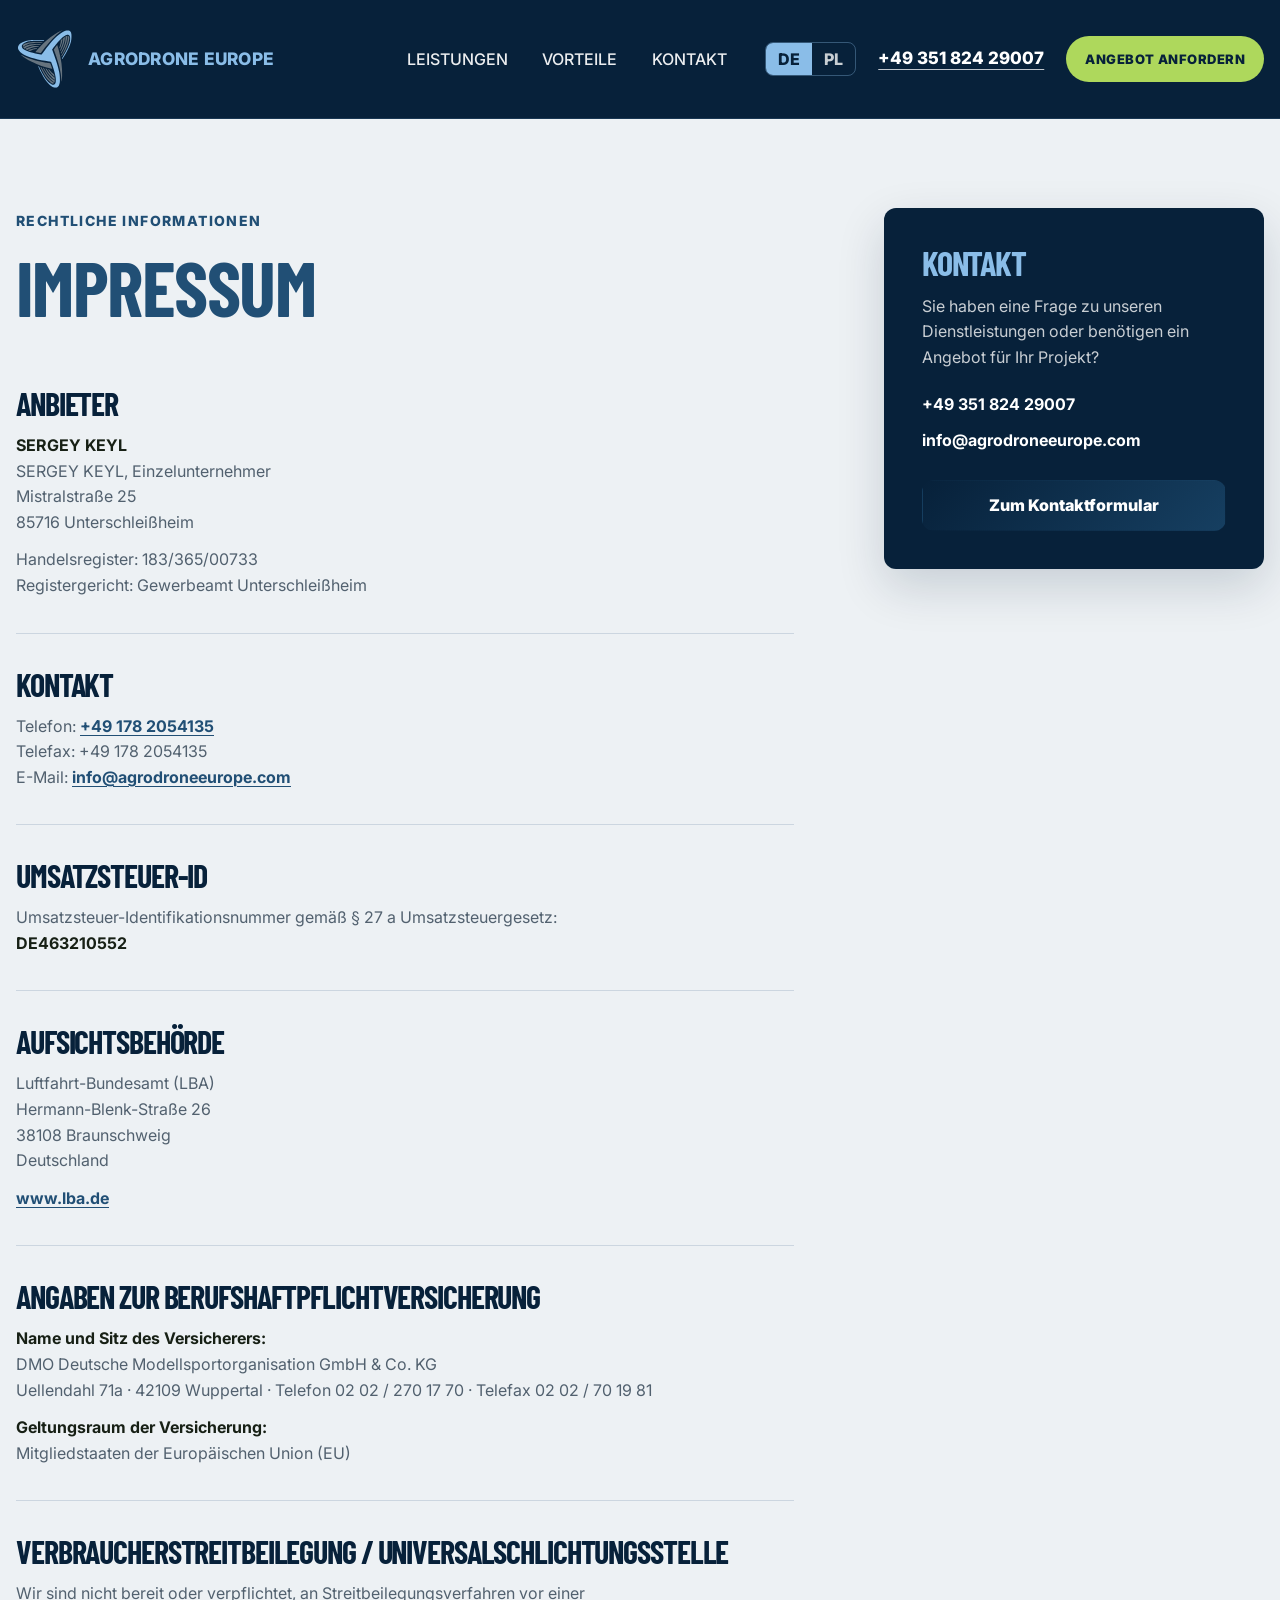
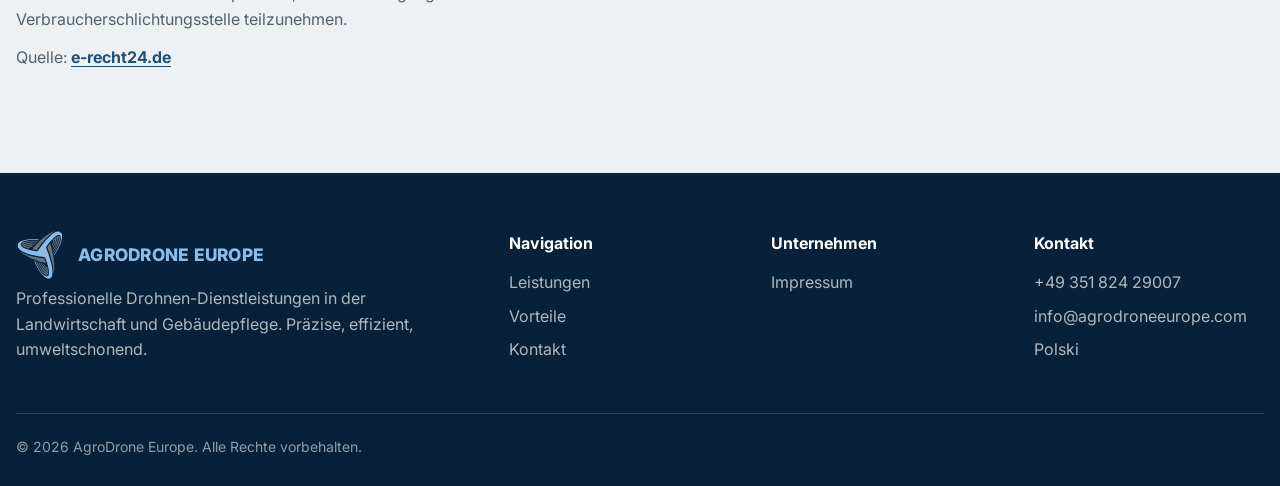
<file: impressum/index.html>
<!doctype html>
<html lang="de">
  <head>
    <meta charset="utf-8" />
    <meta name="viewport" content="width=device-width, initial-scale=1" />
    <title>Impressum | AgroDrone Europe</title>
    <meta
      name="description"
      content="Impressum und rechtliche Anbieterinformationen von AgroDrone Europe."
    />
    <meta name="robots" content="index,follow" />
    <link rel="canonical" href="https://agrodroneeurope.com/impressum/" />
    <link rel="alternate" hreflang="de" href="https://agrodroneeurope.com/impressum/" />
    <link rel="alternate" hreflang="x-default" href="https://agrodroneeurope.com/impressum/" />

    <meta property="og:title" content="Impressum | AgroDrone Europe" />
    <meta
      property="og:description"
      content="Impressum und rechtliche Anbieterinformationen von AgroDrone Europe."
    />
    <meta property="og:type" content="website" />
    <meta property="og:url" content="https://agrodroneeurope.com/impressum/" />

    <link rel="apple-touch-icon" sizes="180x180" href="/apple-touch-icon_de.png" />
    <link rel="icon" type="image/svg+xml" href="/favicon_de.svg" />
    <link rel="icon" type="image/png" sizes="32x32" href="/favicon-32x32_de.png" />
    <link rel="icon" type="image/png" sizes="16x16" href="/favicon-16x16_de.png" />
    <link rel="manifest" href="/site.webmanifest" />

    <link rel="preload" href="/assets/logo-mark-blue.svg" as="image" />
    <link rel="preconnect" href="https://fonts.googleapis.com" />
    <link rel="preconnect" href="https://fonts.gstatic.com" crossorigin />
    <link
      href="https://fonts.googleapis.com/css2?family=Barlow+Condensed:wght@600;700&family=Inter:wght@400;500;600;700;800&display=swap"
      rel="stylesheet"
    />
    <link rel="stylesheet" href="/style_de.css" />

    <style>
      .legal-page {
        padding: calc(var(--header) + clamp(48px, 7vw, 96px)) 0 clamp(72px, 8vw, 120px);
        background: #edf1f4;
      }

      .legal-page__inner {
        display: grid;
        grid-template-columns: minmax(0, 1fr) minmax(280px, 380px);
        gap: clamp(40px, 7vw, 100px);
        align-items: start;
      }

      .legal-page__content {
        min-width: 0;
      }

      .legal-page__eyebrow {
        display: inline-block;
        margin-bottom: 18px;
        color: #214f75;
        font-size: 14px;
        font-weight: 800;
        letter-spacing: 0.1em;
        text-transform: uppercase;
      }

      .legal-page h1 {
        max-width: 900px;
        margin: 0 0 clamp(42px, 5vw, 68px);
        color: #214f75;
        font-family: "Barlow Condensed", "Arial Narrow", sans-serif;
        font-size: clamp(54px, 6vw, 92px);
        font-weight: 700;
        line-height: 0.95;
        letter-spacing: -0.02em;
        text-transform: uppercase;
      }

      .legal-section {
        padding: 0 0 34px;
        margin: 0 0 34px;
        border-bottom: 1px solid rgba(33, 79, 117, 0.16);
      }

      .legal-section:last-child {
        padding-bottom: 0;
        margin-bottom: 0;
        border-bottom: 0;
      }

      .legal-section h2 {
        margin: 0 0 14px;
        color: #07213a;
        font-family: "Barlow Condensed", "Arial Narrow", sans-serif;
        font-size: clamp(28px, 2.5vw, 38px);
        font-weight: 700;
        line-height: 1;
        text-transform: uppercase;
      }

      .legal-section p {
        max-width: 820px;
        margin: 0 0 12px;
        color: #52616f;
        font-size: clamp(16px, 1.2vw, 18px);
      }

      .legal-section p:last-child {
        margin-bottom: 0;
      }

      .legal-section strong {
        color: #172015;
      }

      .legal-section a {
        color: #214f75;
        font-weight: 700;
        text-decoration: underline;
        text-decoration-thickness: 1px;
        text-underline-offset: 3px;
      }

      .legal-section a:hover,
      .legal-section a:focus-visible {
        color: #07213a;
      }

      .legal-card {
        position: sticky;
        top: calc(var(--header) + 32px);
        padding: clamp(26px, 3vw, 38px);
        color: #fff;
        background: #07213a;
        border-radius: 12px;
        box-shadow: 0 18px 48px rgba(7, 33, 58, 0.16);
      }

      .legal-card h2 {
        margin: 0 0 14px;
        color: #8abde8;
        font-family: "Barlow Condensed", "Arial Narrow", sans-serif;
        font-size: 34px;
        line-height: 1;
        text-transform: uppercase;
      }

      .legal-card p {
        margin: 0 0 22px;
        color: rgba(255, 255, 255, 0.78);
      }

      .legal-card a:not(.btn) {
        display: block;
        margin-top: 10px;
        color: #fff;
        font-weight: 700;
        overflow-wrap: anywhere;
      }

      .legal-card .btn {
        width: 100%;
        margin-top: 26px;
        text-align: center;
      }

      @media (max-width: 960px) {
        .legal-page__inner {
          grid-template-columns: 1fr;
        }

        .legal-card {
          position: static;
          max-width: 640px;
        }
      }

      @media (max-width: 680px) {
        .legal-page {
          padding-top: calc(var(--header) + 38px);
        }

        .legal-page h1 {
          margin-bottom: 38px;
        }

        .legal-section {
          padding-bottom: 26px;
          margin-bottom: 26px;
        }
      }
    </style>
  </head>

  <body>
    <header class="site-header">
      <div class="container header-inner">
        <a class="logo" href="/" aria-label="AgroDrone Europe Startseite">
          <img
            class="logo-mark"
            src="/assets/logo-mark-blue.svg"
            alt=""
            width="58"
            height="58"
          />
          <span class="logo-name">AgroDrone Europe</span>
        </a>

        <nav class="desktop-nav" aria-label="Hauptnavigation">
          <a href="/#leistungen">Leistungen</a>
          <a href="/#vorteile">Vorteile</a>
          <a href="/#kontakt">Kontakt</a>
        </nav>

        <div class="header-actions">
          <div class="lang" aria-label="Sprachauswahl">
            <span class="active" aria-current="page">DE</span>
            <a href="/pl/" lang="pl">PL</a>
          </div>

          <a class="phone" href="tel:+4935182429007">+49 351 824 29007</a>
          <a class="btn btn-header" href="/#kontakt">Angebot anfordern</a>
        </div>

        <button
          class="menu-toggle"
          type="button"
          data-menu-toggle
          aria-expanded="false"
          aria-controls="mobile-nav"
        >
          <span class="menu-toggle-icon" aria-hidden="true"></span>
          <span class="sr-only">Menü</span>
        </button>
      </div>

      <nav
        id="mobile-nav"
        class="container mobile-nav"
        data-mobile-nav
        aria-label="Mobile Navigation"
      >
        <a href="/#leistungen">Leistungen</a>
        <a href="/#vorteile">Vorteile</a>
        <a href="/#kontakt">Kontakt</a>
        <a href="/pl/" lang="pl">Polski</a>
        <a class="mobile-phone" href="tel:+4935182429007">+49 351 824 29007</a>
      </nav>
    </header>

    <main class="legal-page">
      <div class="container legal-page__inner">
        <article class="legal-page__content">
          <span class="legal-page__eyebrow">Rechtliche Informationen</span>
          <h1>Impressum</h1>

          <section class="legal-section" aria-labelledby="anbieter-title">
            <h2 id="anbieter-title">Anbieter</h2>
            <p>
              <strong>SERGEY KEYL</strong><br />
              SERGEY KEYL, Einzelunternehmer<br />
              Mistralstraße 25<br />
              85716 Unterschleißheim
            </p>
            <p>
              Handelsregister: 183/365/00733<br />
              Registergericht: Gewerbeamt Unterschleißheim
            </p>
          </section>

          <section class="legal-section" aria-labelledby="kontakt-title">
            <h2 id="kontakt-title">Kontakt</h2>
            <p>
              Telefon: <a href="tel:+491782054135">+49 178 2054135</a><br />
              Telefax: +49 178 2054135<br />
              E-Mail:
              <a href="mailto:info@agrodroneeurope.com">info@agrodroneeurope.com</a>
            </p>
          </section>

          <section class="legal-section" aria-labelledby="ust-title">
            <h2 id="ust-title">Umsatzsteuer-ID</h2>
            <p>
              Umsatzsteuer-Identifikationsnummer gemäß § 27 a Umsatzsteuergesetz:<br />
              <strong>DE463210552</strong>
            </p>
          </section>

          <section class="legal-section" aria-labelledby="aufsicht-title">
            <h2 id="aufsicht-title">Aufsichtsbehörde</h2>
            <p>
              Luftfahrt-Bundesamt (LBA)<br />
              Hermann-Blenk-Straße 26<br />
              38108 Braunschweig<br />
              Deutschland
            </p>
            <p>
              <a href="https://www.lba.de" target="_blank" rel="noopener noreferrer">www.lba.de</a>
            </p>
          </section>

          <section class="legal-section" aria-labelledby="versicherung-title">
            <h2 id="versicherung-title">Angaben zur Berufshaftpflichtversicherung</h2>
            <p>
              <strong>Name und Sitz des Versicherers:</strong><br />
              DMO Deutsche Modellsportorganisation GmbH &amp; Co. KG<br />
              Uellendahl 71a · 42109 Wuppertal · Telefon 02 02 / 270 17 70 · Telefax 02 02 / 70 19 81
            </p>
            <p>
              <strong>Geltungsraum der Versicherung:</strong><br />
              Mitgliedstaaten der Europäischen Union (EU)
            </p>
          </section>

          <section class="legal-section" aria-labelledby="streit-title">
            <h2 id="streit-title">Verbraucherstreitbeilegung / Universalschlichtungsstelle</h2>
            <p>
              Wir sind nicht bereit oder verpflichtet, an Streitbeilegungsverfahren vor einer
              Verbraucherschlichtungsstelle teilzunehmen.
            </p>
            <p>
              Quelle:
              <a href="https://www.e-recht24.de" target="_blank" rel="noopener noreferrer">e-recht24.de</a>
            </p>
          </section>
        </article>

        <aside class="legal-card" aria-label="Kontakt AgroDrone Europe">
          <h2>Kontakt</h2>
          <p>
            Sie haben eine Frage zu unseren Dienstleistungen oder benötigen ein Angebot für Ihr Projekt?
          </p>
          <a href="tel:+4935182429007">+49 351 824 29007</a>
          <a href="mailto:info@agrodroneeurope.com">info@agrodroneeurope.com</a>
          <a class="btn btn-primary" href="/#kontakt">Zum Kontaktformular</a>
        </aside>
      </div>
    </main>

    <footer class="site-footer">
      <div class="container">
        <div class="footer-grid">
          <div>
            <a class="logo" href="/" aria-label="AgroDrone Europe Startseite">
              <img
                src="/assets/logo-mark-blue.svg"
                alt=""
                width="48"
                height="48"
              />
              <span class="logo-name">AgroDrone Europe</span>
            </a>

            <p>
              Professionelle Drohnen-Dienstleistungen in der Landwirtschaft und
              Gebäudepflege. Präzise, effizient, umweltschonend.
            </p>
          </div>

          <div>
            <h4>Navigation</h4>

            <ul>
              <li>
                <a href="/#leistungen">Leistungen</a>
              </li>
              <li>
                <a href="/#vorteile">Vorteile</a>
              </li>
              <li>
                <a href="/#kontakt">Kontakt</a>
              </li>
            </ul>
          </div>

          <div>
            <h4>Unternehmen</h4>

            <ul>
              <li>
                <a href="/impressum/">Impressum</a>
              </li>
            </ul>
          </div>

          <div>
            <h4>Kontakt</h4>

            <ul>
              <li>
                <a href="tel:+4935182429007">
                  +49 351 824 29007
                </a>
              </li>

              <li>
                <a href="mailto:info@agrodroneeurope.com">
                  info@agrodroneeurope.com
                </a>
              </li>

              <li>
                <a href="/pl/" lang="pl">Polski</a>
              </li>
            </ul>
          </div>
        </div>

        <div class="footer-bottom">
          © 2026 AgroDrone Europe. Alle Rechte vorbehalten.
        </div>
      </div>
    </footer>

    <script src="/script.js" defer></script>
  </body>
</html>
</file>
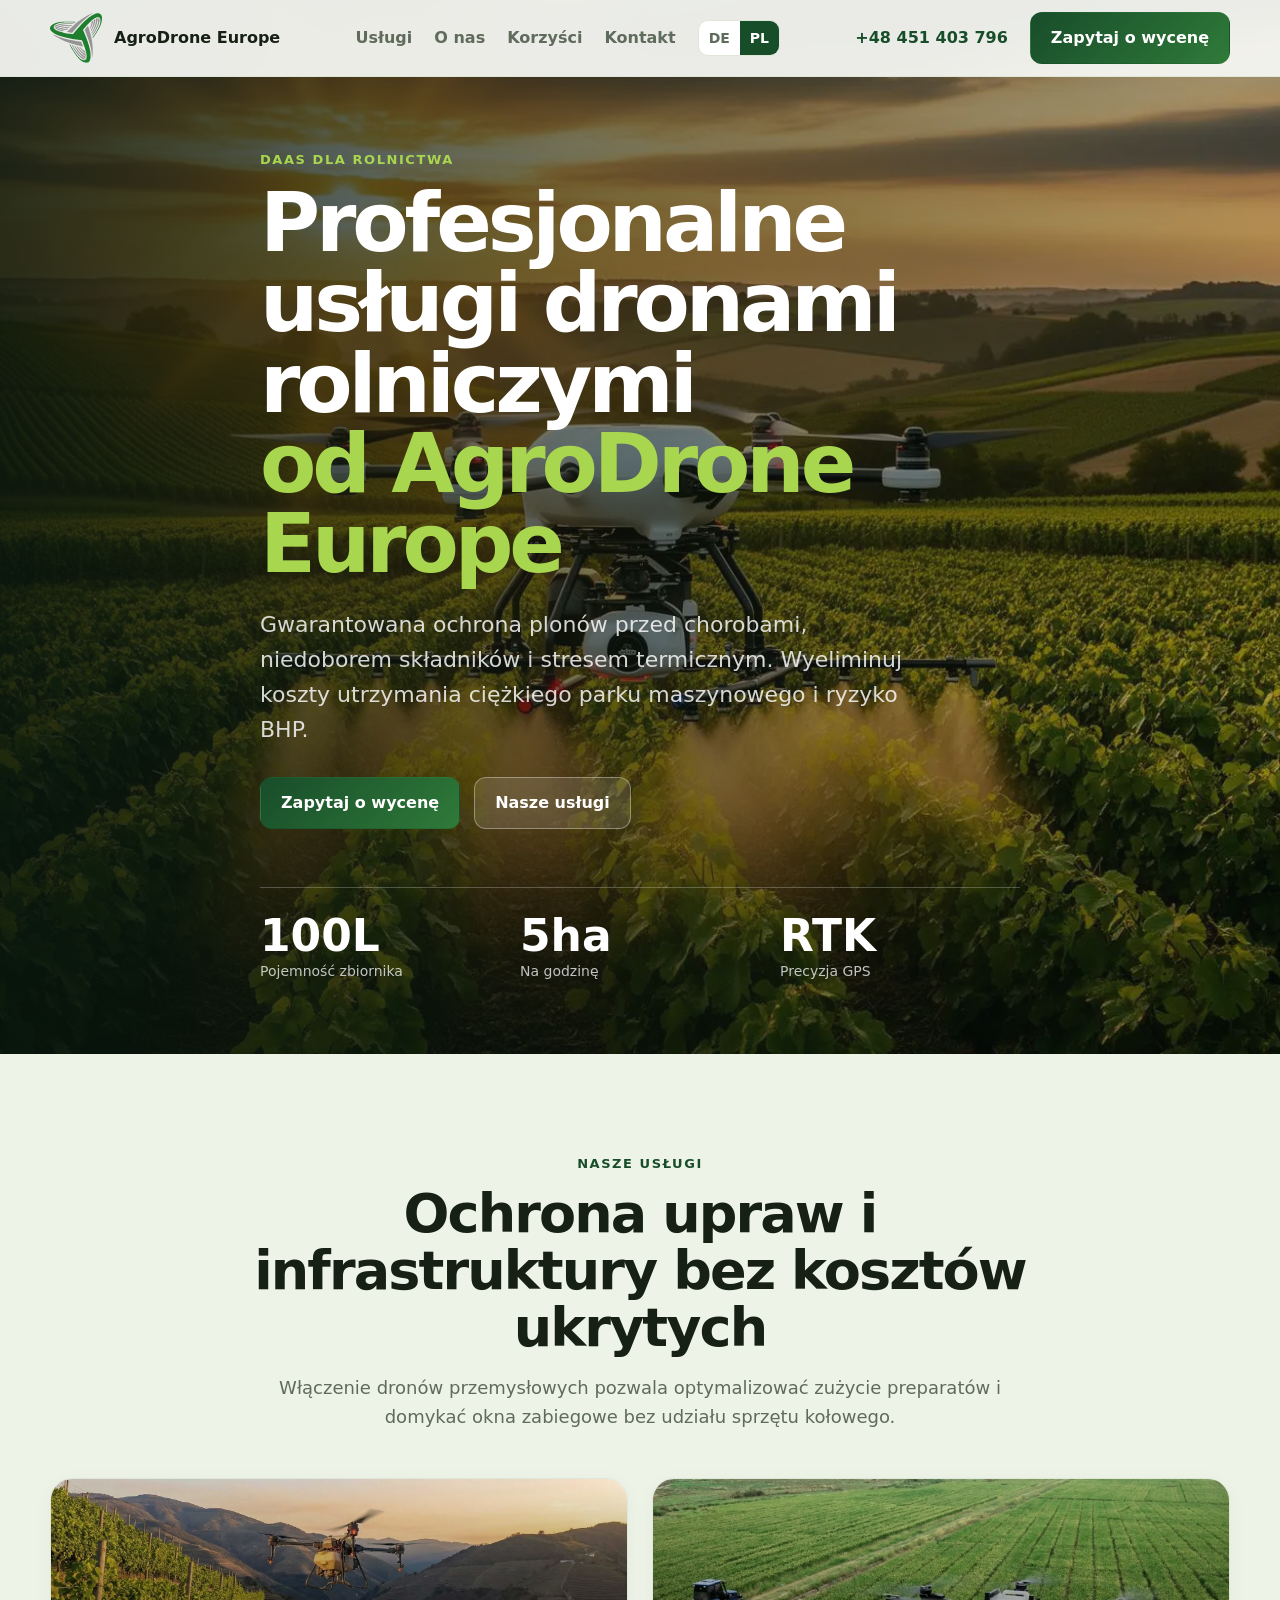
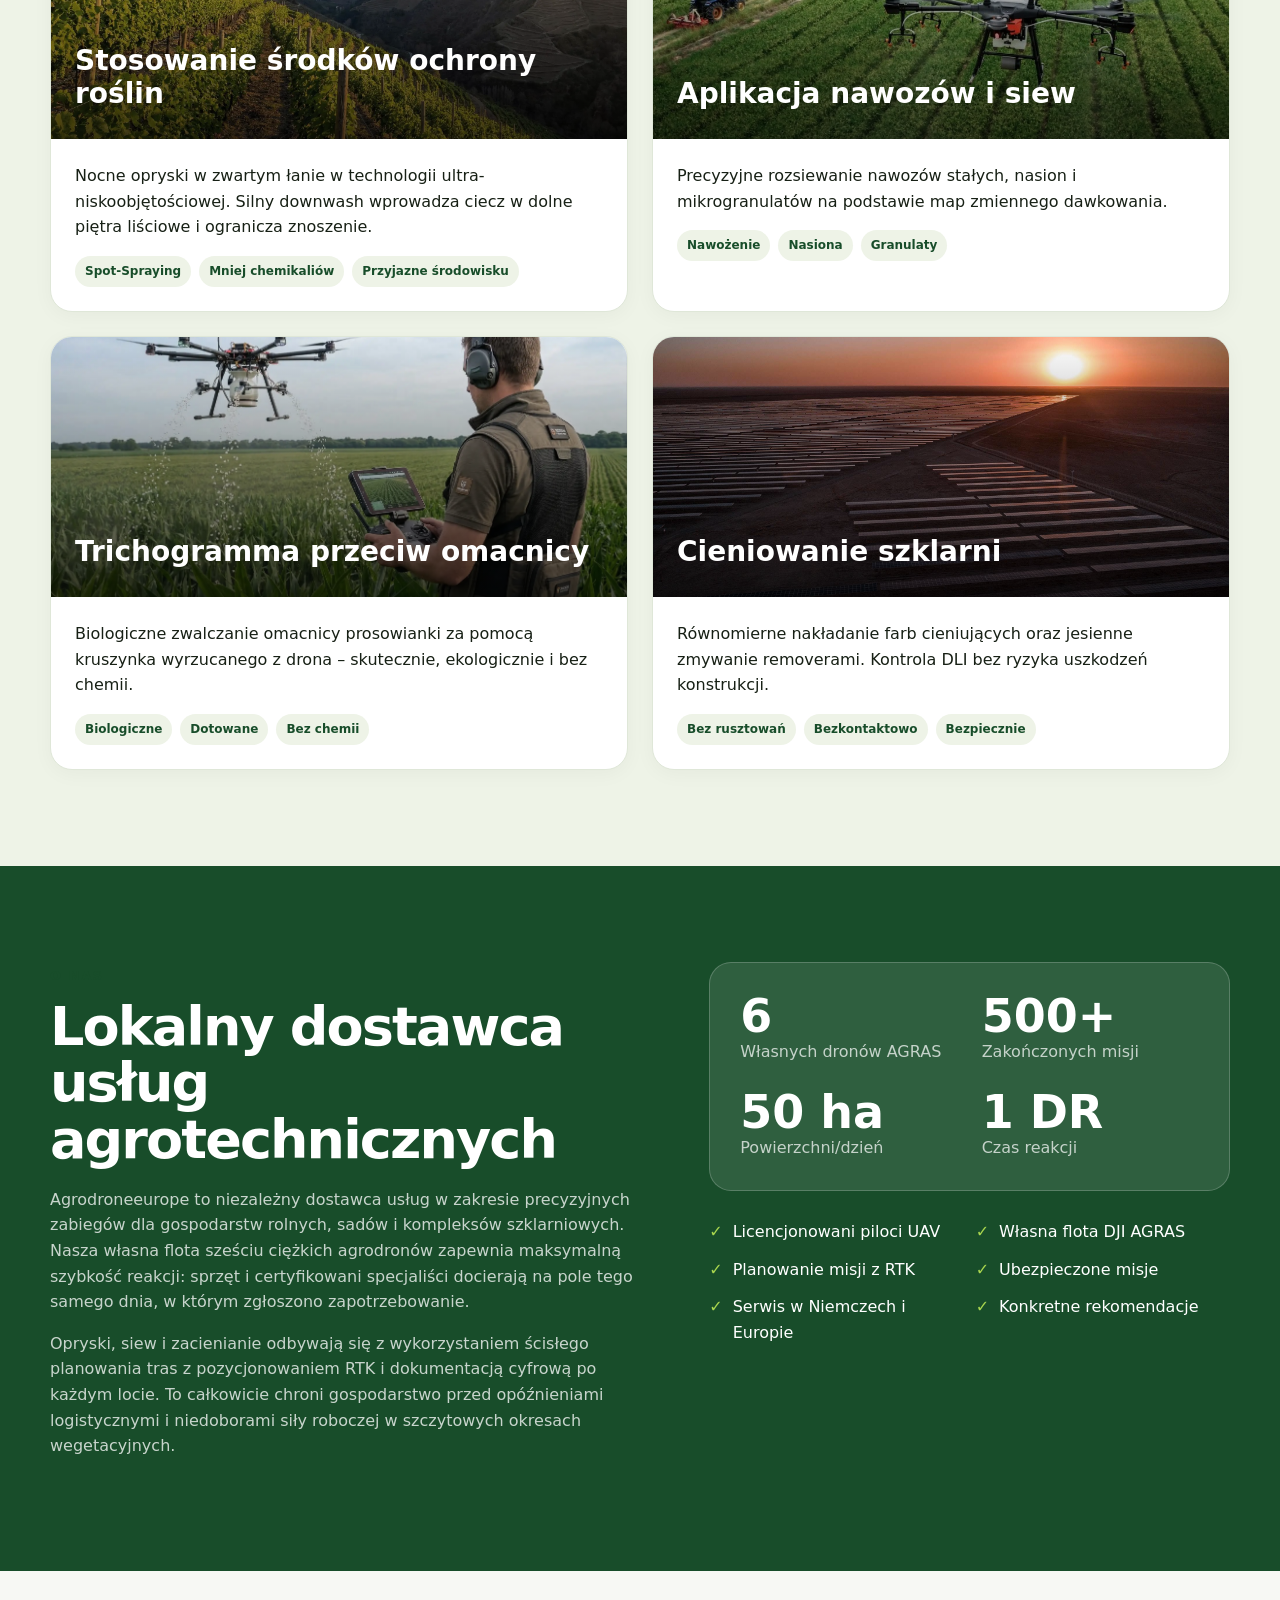
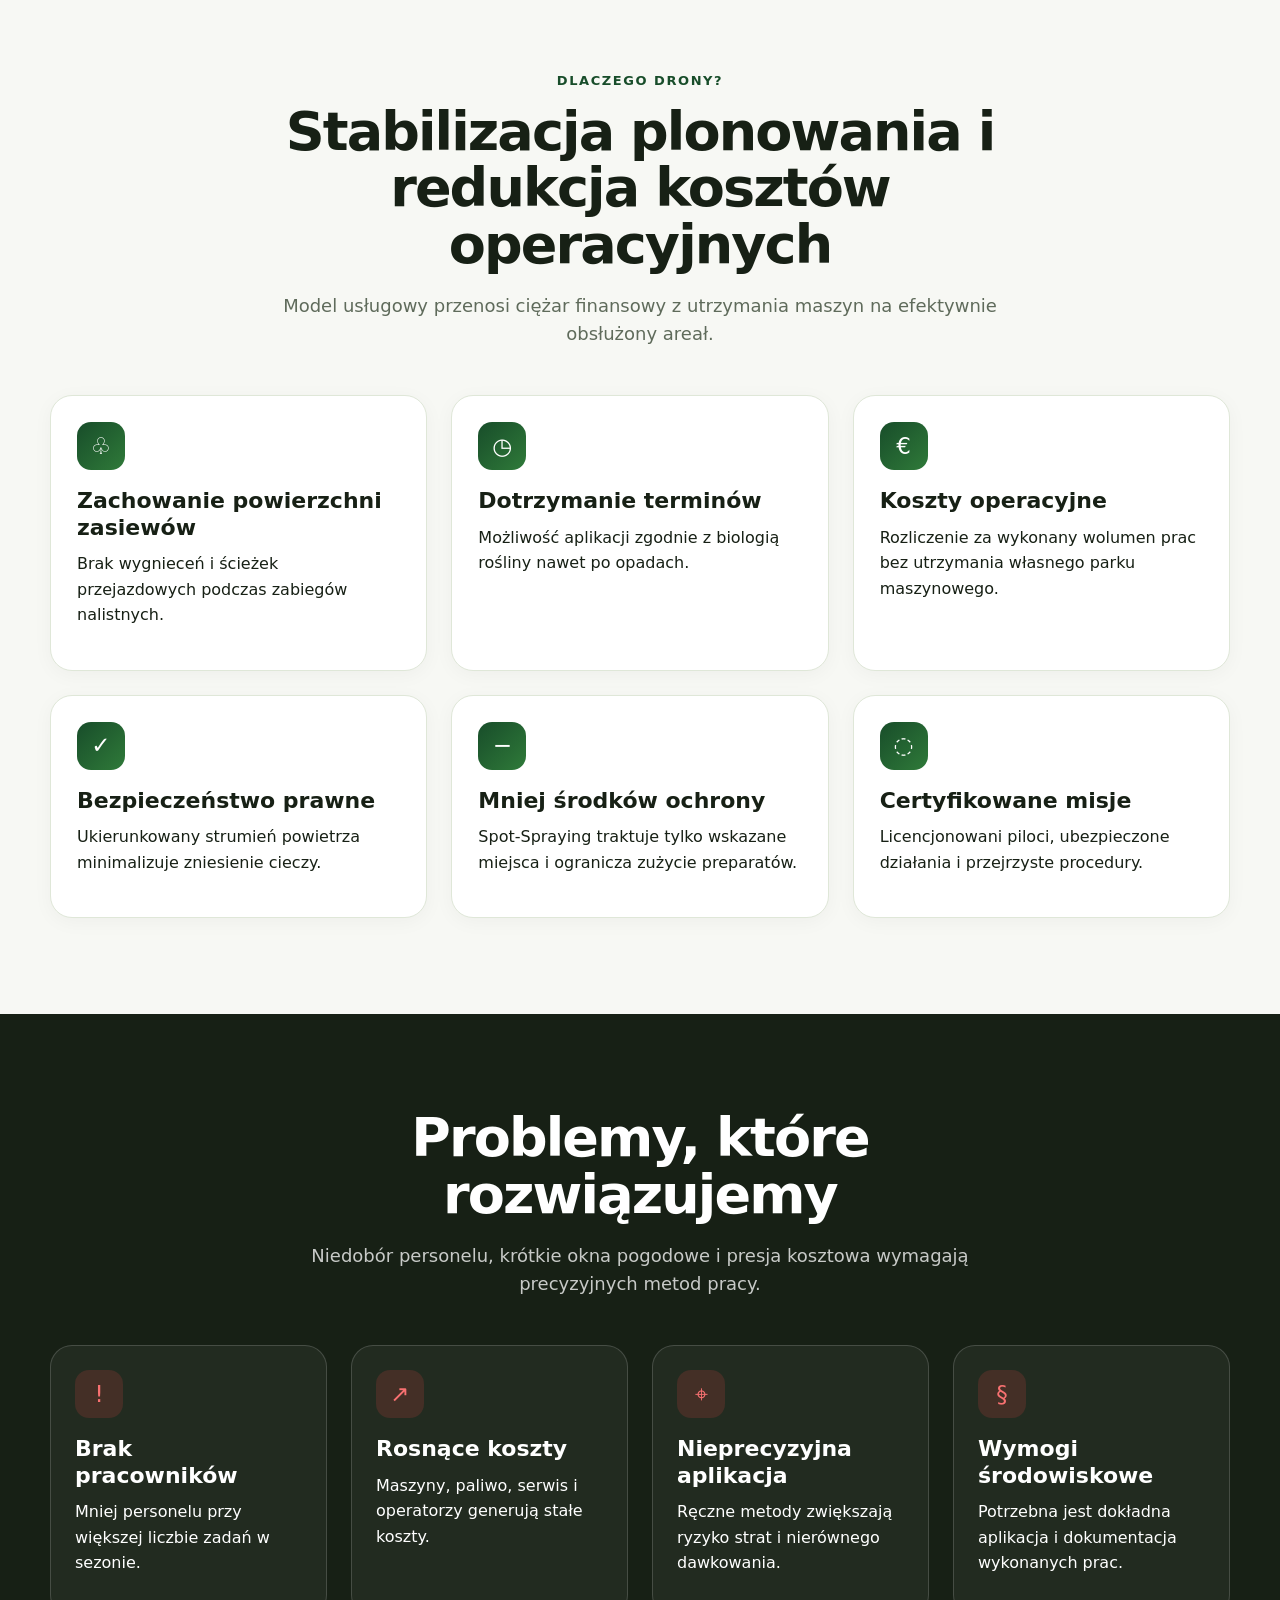
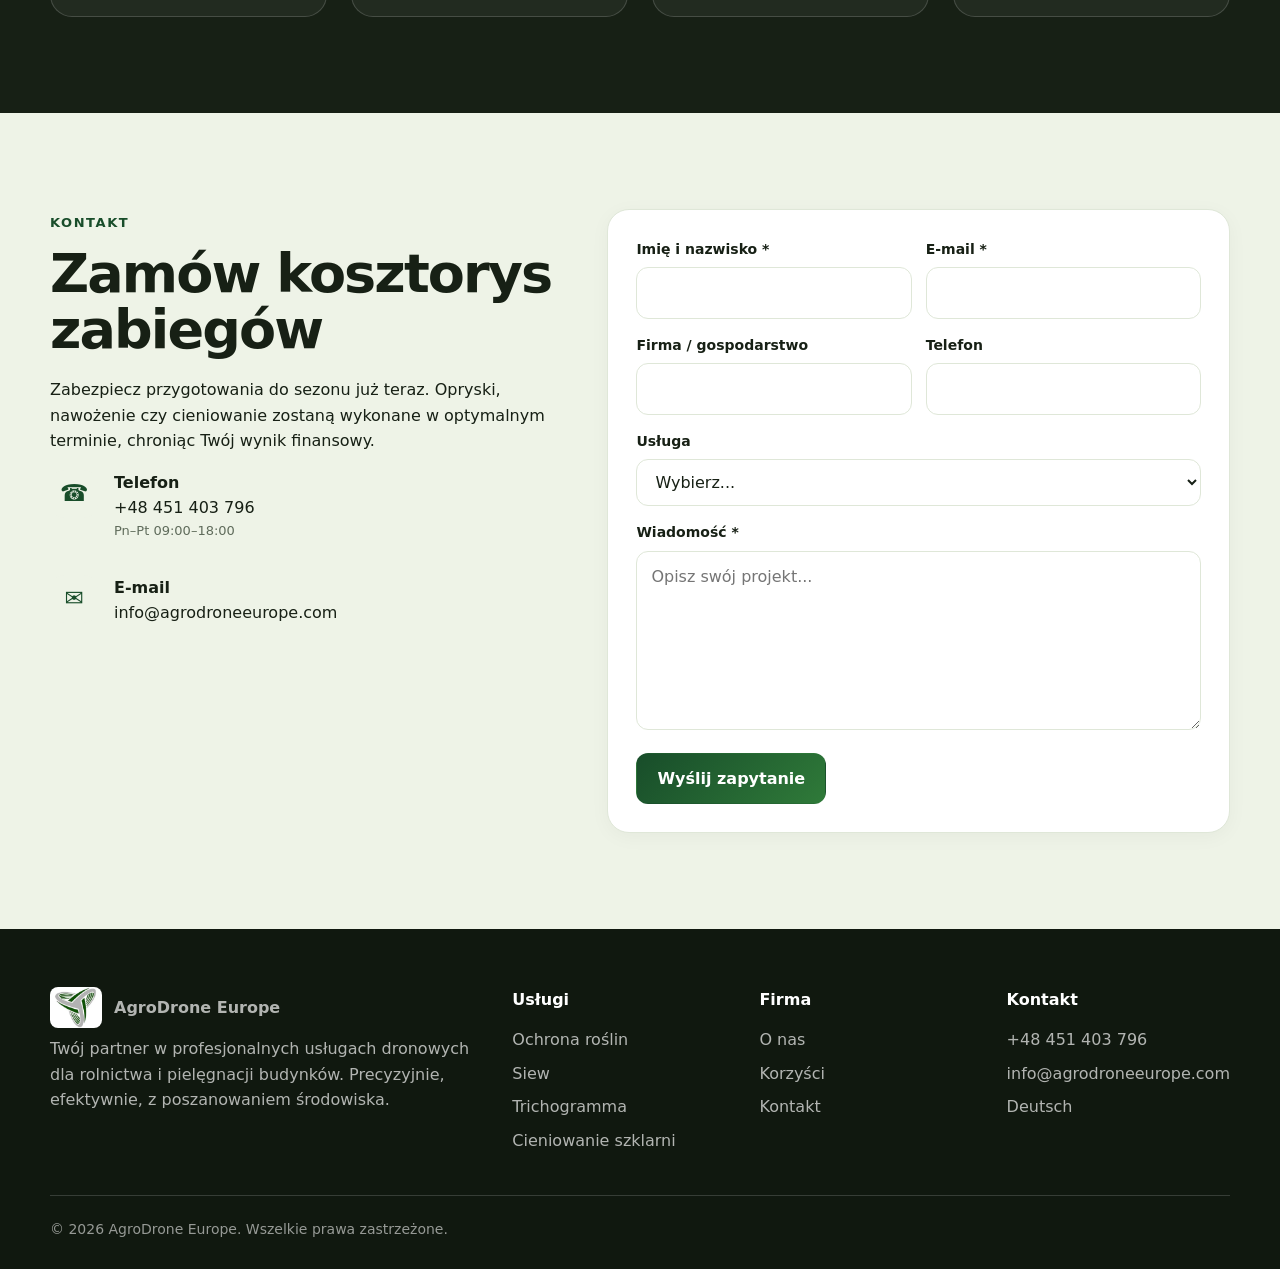
<file: pl/index.html>
<!doctype html>
<html lang="pl">
  <head>
    <meta charset="utf-8" />
    <meta name="viewport" content="width=device-width, initial-scale=1" />
    <title>AgroDrone Europe | Usługi dronami rolniczymi</title>
    <meta
      name="description"
      content="Profesjonalne usługi dronami rolniczymi: ochrona roślin, siew, Trichogramma i cieniowanie szklarni. Precyzyjnie, szybko i bez ugniatania gleby."
    />
    <link rel="canonical" href="https://agrodroneeurope.com/pl/" />
    <link rel="alternate" hreflang="de" href="https://agrodroneeurope.com/" />
    <link
      rel="alternate"
      hreflang="pl"
      href="https://agrodroneeurope.com/pl/"
    />
    <link
      rel="alternate"
      hreflang="x-default"
      href="https://agrodroneeurope.com/"
    />
    <meta
      property="og:title"
      content="AgroDrone Europe | Usługi dronami rolniczymi"
    />
    <meta
      property="og:description"
      content="Drony przemysłowe dla gospodarstw, sadów i kompleksów szklarniowych."
    />
    <meta property="og:type" content="website" />
    <meta property="og:image" content="/assets/hero-drone.webp" />
    <link rel="icon" href="/favicon.ico" />
    <link rel="apple-touch-icon" href="/apple-touch-icon.png" />
    <link rel="stylesheet" href="/style_pl.css" />
    <script type="application/ld+json">
      {
        "@context": "https://schema.org",
        "@type": "LocalBusiness",
        "name": "AgroDrone Europe",
        "url": "https://agrodroneeurope.com/pl/",
        "email": "info@agrodroneeurope.com",
        "telephone": "+49 163 384 2669",
        "description": "Profesjonalne usługi dronami rolniczymi i szklarniowymi."
      }
    </script>
  </head>

  <body>
    <header class="site-header">
      <div class="container header-inner">
        <a class="logo" href="/pl/" aria-label="AgroDrone Europe">
          <!-- <img src="/assets/logo.webp" alt="AgroDrone Europe" width="48" height="48"> -->
          <svg
            class="logo-mark"
            viewBox="0 0 219 210"
            xmlns="http://www.w3.org/2000/svg"
            role="img"
            aria-label="AgroDrone Europe logo"
          >
            <g clip-path="url(#clip0_728_2179)">
              <path
                d="M149.416 209.721C141.024 208.187 132.271 202.927 122.851 193.725C118.796 189.785 116.043 186.749 112.772 182.601C106.395 174.581 99.7283 164.398 93.2498 152.897C90.2614 147.591 82.9358 133.261 82.8417 132.517C82.7475 131.889 83.4142 131.797 84.6691 132.264C85.5947 132.609 85.7593 132.824 86.5672 134.442C90.387 142.209 98.5911 156.654 104.238 165.441C111.948 177.494 121.149 187.953 128.741 193.312C131.659 195.351 135.526 197.415 138.083 198.273C140.169 198.971 140.671 199.039 143.134 199.063C145.745 199.063 145.934 199.039 147.447 198.295C150.318 196.932 152.71 193.634 153.73 189.739C154.326 187.538 154.303 178.514 153.706 174.366C151.879 161.546 146.969 145.107 139.384 126.491C135.565 117.075 134.827 115.457 134.263 115.243C134.004 115.128 130.678 114.66 126.89 114.2C82.2063 108.725 45.6091 99.9846 24.6673 89.8102C13.1847 84.2207 4.74523 77.3353 1.52161 70.9868C0.290205 68.5486 0 67.3218 0 64.5845C0 61.7091 0.282361 60.4824 1.46671 58.0903C4.00796 53.0604 8.463 49.3265 16.5966 45.4544C25.985 40.9537 37.2324 38.2931 52.2918 36.9436C56.2525 36.5986 59.5469 36.5295 75.1787 36.5295C92.1595 36.5527 93.8693 36.5756 99.3676 37.0664C106.889 37.7181 107.548 37.8101 107.548 38.132C107.548 38.2931 107.078 38.7839 106.505 39.2669L105.438 40.1256L100.152 39.6119C95.2656 39.1212 93.6969 39.0751 79.6808 39.0982C65.8529 39.0982 64.0255 39.1441 59.0448 39.6119C56.0565 39.8879 52.7388 40.2406 51.6956 40.3786C47.9465 40.8387 38.9345 42.4871 37.107 43.0469C33.5461 44.0895 32.6989 44.3657 32.4794 44.5573C32.3617 44.6723 32.1264 44.7644 31.9775 44.7644C31.8126 44.7644 30.9813 45.0864 30.1499 45.4622C29.295 45.8531 28.4871 46.1598 28.3459 46.1598C27.7734 46.1598 23.5301 48.3834 22.0164 49.4722C21.1143 50.1239 19.5222 51.4886 18.4555 52.5314C16.9338 54.0189 16.4397 54.6628 16.0162 55.7516C14.973 58.5119 15.1612 61.1802 16.6593 63.8637C17.6084 65.6041 20.7613 68.7095 23.2085 70.312C34.9266 77.964 62.9352 85.4551 92.6067 88.8133L96.7558 89.304L97.6342 88.3073C98.1049 87.7477 100.458 84.926 102.826 81.974C111.297 71.5619 122.961 57.9291 129.204 51.1358C137.98 41.6283 148.773 31.1471 156.334 24.7756C167.126 15.6897 173.911 11.0739 182.609 6.85689C191.362 2.61684 195.817 1.4054 202.932 1.4054C205.23 1.4054 206.014 1.49741 207.56 1.98813C213.276 3.77462 216.665 7.94566 218.376 15.2987C218.822 17.2462 218.901 18.1969 218.901 23.0888C218.877 28.0955 218.829 29.0232 218.235 32.3663C217.003 39.3205 214.697 46.9496 211.567 54.3946C208.413 61.8625 201.911 73.8697 195.912 83.3772C190.429 92.003 180.899 105.636 180.327 105.636C179.95 105.636 179.519 104.823 179.331 103.757C179.213 103.128 179.472 102.645 181.323 100.046C189.339 88.8669 201.245 68.9088 205.511 59.4934C209.12 51.5422 211.277 44.7489 212.39 37.9327C212.893 35.0114 212.814 28.1262 212.296 25.9255C211.371 22.0766 209.166 19.2243 206.249 18.0666C204.54 17.4149 201.151 17.3689 198.163 17.9746C196.03 18.4117 192.9 19.6691 191.426 20.7117C190.923 21.0338 190.24 21.3866 189.88 21.4786C189.528 21.5475 188.696 22.0153 188.052 22.5213C187.385 23.035 186.657 23.5411 186.367 23.6561C186.108 23.7712 185.3 24.3538 184.586 24.952C183.896 25.5575 182.994 26.2017 182.594 26.3856C181.574 26.9224 180.248 27.9421 178.139 29.8667C177.119 30.7945 176.146 31.5612 175.958 31.5612C175.582 31.5612 164.624 41.8354 161.346 45.2628C153.612 53.3747 139.314 70.2354 139.314 71.2091C139.314 71.4391 140.71 74.8971 142.42 78.8841C155.989 110.719 163.887 133.744 168.13 153.978C170.217 163.831 170.978 171.092 170.978 180.638C170.978 187.018 170.907 188.013 170.405 190.72C169.409 196.219 167.581 201.087 165.518 203.823C163.879 205.978 161.581 207.926 159.471 208.945L157.456 209.919L154.373 209.989C152.357 210.035 150.624 209.943 149.393 209.735L149.416 209.721Z"
                fill="#1E7F2E"
              />
              <path
                d="M138.984 195.067C136.443 194.163 132.2 190.804 126.035 184.793C117.737 176.704 111.117 168.354 103.956 156.968C98.9989 149.063 91.5005 135.247 91.9554 134.825C92.0261 134.756 92.8575 134.871 93.7829 135.101L95.5163 135.492L96.2066 136.834C97.1556 138.666 102.607 147.683 105.383 151.954C111.885 162.06 118.686 170.8 124.615 176.765C131.659 183.789 138.655 188.634 145.628 191.28C147.784 192.116 147.902 192.276 146.93 193.25C145.031 195.175 141.549 195.965 138.984 195.059V195.067Z"
                fill="#949494"
              />
              <path
                d="M146.145 189.547C140.569 186.443 132.647 180.109 127.619 174.711C119.25 165.74 111.917 155.627 105.226 143.85C103.807 141.319 102.097 138.076 102.097 137.869C102.097 137.616 103.328 137.731 104.732 138.099C105.987 138.444 106.128 138.559 106.748 139.679C108.074 142.086 110.309 145.613 113.125 149.784C124.223 166.246 134.898 176.543 146.875 182.317L150.239 183.942V185.031C150.239 187.093 149.055 190.598 148.365 190.598C148.153 190.598 147.157 190.137 146.137 189.555L146.145 189.547Z"
                fill="#949494"
              />
              <path
                d="M176.954 186.349C176.884 185.561 176.766 183.451 176.695 181.665C176.366 174.243 175.37 164.881 174.178 158.019C170.24 135.254 160.852 105.781 147.73 75.1117C146.757 72.7961 145.996 70.7796 146.043 70.6339C146.114 70.4959 147.847 68.3874 149.91 65.9492C151.996 63.5109 155.008 59.9455 156.624 58.021C158.263 56.0735 159.73 54.4942 159.895 54.4942C160.201 54.4942 163.503 64.1397 166.35 73.5092C176.57 106.939 181.174 138.498 179.895 166.369C179.448 176.359 178.115 187.185 177.284 187.699C177.189 187.769 177.048 187.163 176.954 186.358V186.349Z"
                fill="#949494"
              />
              <path
                d="M147.996 180.177C139.816 175.263 130.137 166.077 122.521 156.041C118.56 150.804 112.913 142.27 112.442 140.806C112.231 140.154 112.348 140.131 114.646 140.668L116.38 141.059L117.752 143.052C126.27 155.435 136.396 165.449 146.098 171.061C147.667 171.966 149.134 172.847 149.346 173.009C149.816 173.354 150.153 175.163 150.389 178.828C150.53 180.914 150.506 181.312 150.224 181.312C150.036 181.312 149.016 180.799 147.996 180.177Z"
                fill="#949494"
              />
              <path
                d="M147.996 169.558C146.263 168.424 141.831 164.713 138.89 161.952C133.839 157.176 128.098 150.474 123.972 144.494C122.74 142.753 122.905 142.615 125.439 143.152L127.219 143.543L130.16 146.955C134.976 152.522 140.239 157.183 145.314 160.38L147.353 161.676L148.208 165.18C149.58 170.885 149.604 170.632 147.996 169.566V169.558Z"
                fill="#949494"
              />
              <path
                d="M137.682 140.721C122.811 137.708 109.956 134.557 96.175 130.57C83.3432 126.859 67.4291 121.039 55.9698 115.917C48.1422 112.413 38.3223 107.315 30.3535 102.653C22.7376 98.1751 11.0745 90.0171 11.7333 89.6259C11.8745 89.534 14.1962 90.5537 16.9021 91.8955C40.0008 103.351 68.7232 111.417 109.328 117.911C114.426 118.724 121.305 119.72 124.623 120.111C127.941 120.525 130.882 120.947 131.149 121.039C131.502 121.177 132.521 123.447 135.368 130.386C137.408 135.415 139.164 139.87 139.235 140.261C139.4 141.074 139.4 141.074 137.666 140.721H137.682Z"
                fill="#949494"
              />
              <path
                d="M178.044 96.3887C177.903 96.2278 177.621 95.4611 177.378 94.6712L176.978 93.2374L178.523 90.9679C182.084 85.7311 185.566 79.6969 189.832 71.4239C199.299 53.0835 202.288 43.9977 203.018 31.3159C203.136 29.0463 202.853 23.8939 202.515 22.621C202.304 21.8084 202.822 21.6934 204.437 22.161C205.504 22.4601 206.1 22.8358 207.167 23.8555C209.801 26.4087 210.038 28.2872 208.61 35.3105C205.317 51.5424 196.658 70.1587 183.496 89.3808C178.868 96.128 178.35 96.8028 178.044 96.4041V96.3887Z"
                fill="#949494"
              />
              <path
                d="M175.15 85.1867C174.844 84.328 174.625 83.4003 174.625 83.1242C174.625 82.8482 175.025 81.9895 175.55 81.2458C177.613 78.2784 182.217 69.8826 184.61 64.7608C189.473 54.3487 192.437 44.8641 193.528 36.292C193.928 33.1636 193.998 27.2291 193.645 25.1897C193.456 24.0089 193.48 23.7789 193.832 23.5182C194.523 23.0274 197.794 22.0077 199.167 21.8696L200.492 21.7316L200.658 22.6365C200.893 23.8632 200.399 30.1503 199.802 33.5087C197.339 47.5324 191.903 61.1956 182.774 76.4C180.758 79.7353 176.084 86.7203 175.848 86.7203C175.731 86.7203 175.425 86.0225 175.134 85.1867H175.15Z"
                fill="#949494"
              />
              <path
                d="M89.5321 83.331C86.7084 82.9171 73.0452 80.7319 72.1747 80.548C71.7982 80.4789 71.508 80.3409 71.508 80.2488C71.508 79.8347 82.1121 69.0009 89.0849 62.2535C100.277 51.4502 107.799 44.818 117.525 37.2349C138.067 21.1641 156.875 9.83178 175.511 2.27175C182.931 -0.718514 184.052 -0.764518 179.025 2.17976C170.868 6.95651 158.726 15.9273 149.189 24.2081C138.42 33.6006 125.117 46.9035 114.184 59.2632C107.54 66.7772 95.446 81.1767 94.0969 83.1931C93.6969 83.7988 92.9832 83.8218 89.54 83.331H89.5321Z"
                fill="#949494"
              />
              <path
                d="M172.664 75.9858C172.475 75.5487 172.217 74.7359 172.044 74.1302C171.785 73.0875 171.809 73.0185 172.899 71.025C175.362 66.4783 179.252 57.0704 181.056 51.2508C183.142 44.5036 183.927 39.9338 184.068 33.9992C184.138 31.308 184.256 29.4985 184.421 29.3146C184.821 28.8545 190.657 25.0515 190.994 25.0515C191.393 25.0515 191.371 27.9497 190.923 31.6608C189.691 41.8354 185.825 53.735 179.777 65.7421C177.644 70.0051 173.636 76.7525 173.228 76.7525C173.111 76.7525 172.852 76.4075 172.656 75.9858H172.664Z"
                fill="#949494"
              />
              <path
                d="M45.0598 75.7099C41.4989 74.6441 40.1264 74.1304 40.1029 73.8542C40.0792 73.5092 44.0873 71.9988 48.8559 70.5879C53.6012 69.2002 58.817 67.9887 63.9388 67.13C68.1114 66.4322 77.602 65.4584 77.8372 65.7192C77.9313 65.8112 77.2646 66.601 76.3706 67.4598C74.7078 69.0391 74.7076 69.0391 73.0527 69.2002C66.9349 69.7828 57.021 72.5815 51.2089 75.3648C49.907 76.0165 48.5501 76.5225 48.2443 76.5225C47.9382 76.4995 46.4873 76.1545 45.0677 75.7099H45.0598Z"
                fill="#949494"
              />
              <path
                d="M35.2164 72.2518C34.5027 71.9758 32.8006 71.163 31.4438 70.4883C28.5732 69.0545 28.526 69.2155 32.1341 67.5441C37.091 65.2516 45.9382 62.3072 49.4442 61.7935C50.0403 61.7246 51.1542 61.4484 51.9384 61.2109C54.8563 60.306 63.1781 59.0102 68.2762 58.6346C78.7157 57.8909 85.2571 57.7527 85.2571 58.2664C85.2571 58.4276 84.6375 59.1483 83.908 59.8689L82.5355 61.1647L80.0413 61.3027C70.6292 61.8855 59.2407 63.8789 51.7424 66.2176C47.4521 67.5823 42.6363 69.6755 38.7224 71.8992C37.8675 72.4129 37.0127 72.8039 36.8243 72.8039C36.6596 72.7809 35.9224 72.5509 35.2085 72.244L35.2164 72.2518Z"
                fill="#949494"
              />
              <path
                d="M25.7104 67.2219C24.2437 66.2022 22.6749 64.6918 22.2514 63.9096C21.922 63.3039 21.9455 63.2118 22.3455 62.8438C22.8474 62.3531 27.0907 60.0376 29.036 59.2018C35.891 56.1885 46.2756 53.5202 56.6916 52.0635C65.0604 50.9058 77.7511 50.346 86.8808 50.7217C90.0338 50.8597 92.6926 51.0208 92.7868 51.1129C92.881 51.2047 92.3161 51.9025 91.5319 52.6692L90.1357 54.0801L87.4533 53.965C82.3787 53.735 70.3548 54.356 63.7349 55.1918C48.7933 57.0934 37.1224 60.9193 29.1064 66.5549C28.0162 67.3216 27.0437 67.9426 26.9495 67.9426C26.8555 67.9426 26.2829 67.6206 25.7181 67.2219H25.7104Z"
                fill="#949494"
              />
              <path
                d="M169.244 64.8527L168.507 62.9282L169.456 60.7738C172.303 54.3714 174.342 46.3284 174.601 40.4629L174.742 37.4496L175.597 36.6598C177.989 34.4134 181.197 31.7681 181.503 31.7681C181.927 31.7681 181.785 33.1559 180.813 37.7947C179.417 44.473 177.542 50.5225 174.93 56.9247C173.291 60.9577 170.593 66.6163 170.256 66.7083C170.114 66.7543 169.659 65.9185 169.236 64.8527H169.244Z"
                fill="#949494"
              />
              <path
                d="M20.1098 60.3597C19.3021 58.4121 20.251 54.9772 22.1021 53.1754C23.1453 52.1557 25.3728 51.159 30.2358 49.5334C39.7732 46.3132 49.3971 44.5725 63.2014 43.5529C72.2604 42.8782 100.316 43.3688 100.606 44.2045C100.653 44.3427 100.057 44.9714 99.2808 45.5924L97.8612 46.7041L89.8452 46.6582C68.4486 46.4741 51.0441 48.3527 39.3732 52.0866C33.6318 53.9421 27.2316 56.9783 22.8393 59.9687C21.8198 60.6665 20.8942 61.2184 20.753 61.2184C20.6119 61.2184 20.3295 60.8274 20.1098 60.3597Z"
                fill="#949494"
              />
            </g>
            <defs>
              <clipPath id="clip0_728_2179">
                <rect width="219" height="210" fill="white" />
              </clipPath>
            </defs>
          </svg>
          <span>AgroDrone Europe</span>
        </a>
        <nav class="desktop-nav" aria-label="Nawigacja główna">
          <a href="#services">Usługi</a><a href="#about">O nas</a
          ><a href="#benefits">Korzyści</a><a href="#contact">Kontakt</a
          ><span class="lang"
            ><a href="/">DE</a><span class="active">PL</span></span
          >
        </nav>
        <div class="header-actions">
          <a class="phone" href="tel:+48451403796">+48 451 403 796</a>
          <a class="btn btn-primary" href="#contact">Zapytaj o wycenę</a>
        </div>
        <button
          class="menu-toggle"
          type="button"
          data-menu-toggle
          aria-expanded="false"
          aria-controls="mobile-nav"
        >
          ☰<span class="sr-only">Menu</span>
        </button>
      </div>
      <nav
        id="mobile-nav"
        class="container mobile-nav"
        data-mobile-nav
        aria-label="Nawigacja mobilna"
      >
        <a href="#services">Usługi</a><a href="#about">O nas</a
        ><a href="#benefits">Korzyści</a><a href="#contact">Kontakt</a
        ><a href="/">Deutsch</a>
      </nav>
    </header>

    <main>
      <section class="hero">
        <div class="hero-media">
          <video
            src="/assets/hero-pl.mp4"
            poster="/assets/hero-drone.webp"
            autoplay
            muted
            loop
            playsinline
            preload="metadata"
          ></video>
        </div>
        <div class="hero-overlay"></div>
        <div class="container hero-content">
          <span class="eyebrow">DaaS dla rolnictwa</span>
          <h1>
            Profesjonalne usługi dronami rolniczymi
            <span>od AgroDrone Europe</span>
          </h1>
          <p class="lead">
            Gwarantowana ochrona plonów przed chorobami, niedoborem składników i
            stresem termicznym. Wyeliminuj koszty utrzymania ciężkiego parku
            maszynowego i ryzyko BHP.
          </p>
          <div class="hero-buttons">
            <a class="btn btn-primary" href="#contact">Zapytaj o wycenę</a
            ><a class="btn btn-ghost" href="#services">Nasze usługi</a>
          </div>
          <div class="stats">
            <div class="stat">
              <strong>100L</strong><span>Pojemność zbiornika</span>
            </div>
            <div class="stat"><strong>5ha</strong><span>Na godzinę</span></div>
            <div class="stat">
              <strong>RTK</strong><span>Precyzja GPS</span>
            </div>
          </div>
        </div>
      </section>

      <section id="services" class="section section-muted">
        <div class="container">
          <div class="section-head">
            <span class="eyebrow">Nasze usługi</span>
            <h2>Ochrona upraw i infrastruktury bez kosztów ukrytych</h2>
            <p>
              Włączenie dronów przemysłowych pozwala optymalizować zużycie
              preparatów i domykać okna zabiegowe bez udziału sprzętu kołowego.
            </p>
          </div>
          <div class="grid grid-2">
            <article class="card service-card">
              <div class="service-media">
                <img
                  src="/assets/service-pflanzenschutz.webp"
                  alt="Stosowanie środków ochrony roślin dronem"
                  loading="lazy"
                />
                <h3>Stosowanie środków ochrony roślin</h3>
              </div>
              <div class="card-body">
                <p>
                  Nocne opryski w zwartym łanie w technologii
                  ultra-niskoobjętościowej. Silny downwash wprowadza ciecz w
                  dolne piętra liściowe i ogranicza znoszenie.
                </p>
                <div class="tags">
                  <span class="tag">Spot-Spraying</span
                  ><span class="tag">Mniej chemikaliów</span
                  ><span class="tag">Przyjazne środowisku</span>
                </div>
              </div>
            </article>
            <article class="card service-card">
              <div class="service-media">
                <img
                  src="/assets/service-aussaat.png"
                  alt="Aplikacja nawozów i siew dronem"
                  loading="lazy"
                />
                <h3>Aplikacja nawozów i siew</h3>
              </div>
              <div class="card-body">
                <p>
                  Precyzyjne rozsiewanie nawozów stałych, nasion i
                  mikrogranulatów na podstawie map zmiennego dawkowania.
                </p>
                <div class="tags">
                  <span class="tag">Nawożenie</span
                  ><span class="tag">Nasiona</span
                  ><span class="tag">Granulaty</span>
                </div>
              </div>
            </article>
            <article class="card service-card">
              <div class="service-media">
                <img
                  src="/assets/service-trichogramma.webp"
                  alt="Trichogramma przeciw omacnicy"
                  loading="lazy"
                />
                <h3>Trichogramma przeciw omacnicy</h3>
              </div>
              <div class="card-body">
                <p>
                  Biologiczne zwalczanie omacnicy prosowianki za pomocą
                  kruszynka wyrzucanego z drona – skutecznie, ekologicznie i bez
                  chemii.
                </p>
                <div class="tags">
                  <span class="tag">Biologiczne</span
                  ><span class="tag">Dotowane</span
                  ><span class="tag">Bez chemii</span>
                </div>
              </div>
            </article>
            <article class="card service-card">
              <div class="service-media">
                <img
                  src="/assets/service-dach-roof.jpg"
                  alt="Cieniowanie kompleksów szklarniowych"
                  loading="lazy"
                />
                <h3>Cieniowanie szklarni</h3>
              </div>
              <div class="card-body">
                <p>
                  Równomierne nakładanie farb cieniujących oraz jesienne
                  zmywanie removerami. Kontrola DLI bez ryzyka uszkodzeń
                  konstrukcji.
                </p>
                <div class="tags">
                  <span class="tag">Bez rusztowań</span
                  ><span class="tag">Bezkontaktowo</span
                  ><span class="tag">Bezpiecznie</span>
                </div>
              </div>
            </article>
          </div>
        </div>
      </section>

      <section id="about" class="section section-primary">
        <div class="container about-grid">
          <div>
            <span class="eyebrow">O nas</span>
            <h2>Lokalny dostawca usług agrotechnicznych</h2>
            <p>
              Agrodroneeurope to niezależny dostawca usług w zakresie precyzyjnych zabiegów dla gospodarstw rolnych, sadów i kompleksów szklarniowych. Nasza własna flota sześciu ciężkich agrodronów zapewnia maksymalną szybkość reakcji: sprzęt i certyfikowani specjaliści docierają na pole tego samego dnia, w którym zgłoszono zapotrzebowanie.
            </p>
            <p>
              Opryski, siew i zacienianie odbywają się z wykorzystaniem ścisłego planowania tras z pozycjonowaniem RTK i dokumentacją cyfrową po każdym locie. To całkowicie chroni gospodarstwo przed opóźnieniami logistycznymi i niedoborami siły roboczej w szczytowych okresach wegetacyjnych.
            </p>
            <!-- <div class="check-list">
              <span>Licencjonowani piloci UAV</span
              ><span>Własna flota DJI AGRAS</span
              ><span>Planowanie misji z RTK</span><span>Ubezpieczone misje</span
              ><span>Serwis w Niemczech i Europie</span
              ><span>Konkretne rekomendacje</span>
            </div> -->
          </div>
          <div>
            <div class="stats-card grid grid-2">
              <div><strong>6</strong><span>Własnych dronów AGRAS</span></div>
              <div><strong>500+</strong><span>Zakończonych misji</span></div>
              <div><strong>50 ha</strong><span>Powierzchni/dzień</span></div>
              <div><strong>1 DR</strong><span>Czas reakcji</span></div>
            </div>
            <div class="check-list">
              <span>Licencjonowani piloci UAV</span
              ><span>Własna flota DJI AGRAS</span
              ><span>Planowanie misji z RTK</span><span>Ubezpieczone misje</span
              ><span>Serwis w Niemczech i Europie</span
              ><span>Konkretne rekomendacje</span>
            </div>
            <!-- <div class="map-card">
              <img
                src="/assets/germany-map.webp"
                alt="Obszar działania w Niemczech"
                loading="lazy"
              />
            </div> -->
          </div>
        </div>
      </section>

      <section id="benefits" class="section">
        <div class="container">
          <div class="section-head">
            <span class="eyebrow">Dlaczego drony?</span>
            <h2>Stabilizacja plonowania i redukcja kosztów operacyjnych</h2>
            <p>
              Model usługowy przenosi ciężar finansowy z utrzymania maszyn na
              efektywnie obsłużony areał.
            </p>
          </div>
          <div class="grid grid-3">
            <article class="card benefit">
              <div class="icon">♧</div>
              <h3>Zachowanie powierzchni zasiewów</h3>
              <p>
                Brak wygnieceń i ścieżek przejazdowych podczas zabiegów
                nalistnych.
              </p>
            </article>
            <article class="card benefit">
              <div class="icon">◷</div>
              <h3>Dotrzymanie terminów</h3>
              <p>
                Możliwość aplikacji zgodnie z biologią rośliny nawet po opadach.
              </p>
            </article>
            <article class="card benefit">
              <div class="icon">€</div>
              <h3>Koszty operacyjne</h3>
              <p>
                Rozliczenie za wykonany wolumen prac bez utrzymania własnego
                parku maszynowego.
              </p>
            </article>
            <article class="card benefit">
              <div class="icon">✓</div>
              <h3>Bezpieczeństwo prawne</h3>
              <p>
                Ukierunkowany strumień powietrza minimalizuje zniesienie cieczy.
              </p>
            </article>
            <article class="card benefit">
              <div class="icon">−</div>
              <h3>Mniej środków ochrony</h3>
              <p>
                Spot-Spraying traktuje tylko wskazane miejsca i ogranicza
                zużycie preparatów.
              </p>
            </article>
            <article class="card benefit">
              <div class="icon">◌</div>
              <h3>Certyfikowane misje</h3>
              <p>
                Licencjonowani piloci, ubezpieczone działania i przejrzyste
                procedury.
              </p>
            </article>
          </div>
        </div>
      </section>

      <section class="section section-dark">
        <div class="container">
          <div class="section-head">
            <h2>Problemy, które rozwiązujemy</h2>
            <p>
              Niedobór personelu, krótkie okna pogodowe i presja kosztowa
              wymagają precyzyjnych metod pracy.
            </p>
          </div>
          <div class="grid grid-4">
            <article class="problem">
              <div class="icon">!</div>
              <h3>Brak pracowników</h3>
              <p>Mniej personelu przy większej liczbie zadań w sezonie.</p>
            </article>
            <article class="problem">
              <div class="icon">↗</div>
              <h3>Rosnące koszty</h3>
              <p>Maszyny, paliwo, serwis i operatorzy generują stałe koszty.</p>
            </article>
            <article class="problem">
              <div class="icon">⌖</div>
              <h3>Nieprecyzyjna aplikacja</h3>
              <p>
                Ręczne metody zwiększają ryzyko strat i nierównego dawkowania.
              </p>
            </article>
            <article class="problem">
              <div class="icon">§</div>
              <h3>Wymogi środowiskowe</h3>
              <p>
                Potrzebna jest dokładna aplikacja i dokumentacja wykonanych
                prac.
              </p>
            </article>
          </div>
        </div>
      </section>

      <section id="contact" class="section section-muted">
        <div class="container contact-grid">
          <div>
            <span class="eyebrow">Kontakt</span>
            <h2>Zamów kosztorys zabiegów</h2>
            <p>
              Zabezpiecz przygotowania do sezonu już teraz. Opryski, nawożenie czy cieniowanie zostaną wykonane w optymalnym terminie, chroniąc Twój wynik finansowy.
            </p>
            <div class="contact-item">
              <div class="icon">☎</div>
              <div>
                <strong>Telefon</strong><br /><a href="tel:+48451403796"
                  >+48 451 403 796</a
                >
                <p class="form-note">Pn–Pt 09:00–18:00</p>
              </div>
            </div>
            <div class="contact-item">
              <div class="icon">✉</div>
              <div>
                <strong>E-mail</strong><br /><a
                  href="mailto:info@agrodroneeurope.com"
                  >info@agrodroneeurope.com</a
                >
              </div>
            </div>
          </div>

          <!-- PL form -->
          <form
            class="card form"
            action="https://api.web3forms.com/submit"
            method="POST"
            accept-charset="UTF-8"
            novalidate
          >
            <!-- Web3Forms -->
            <input
              type="hidden"
              name="access_key"
              value="844fb95e-0f0c-4e75-b3c6-89242b7f9ce7"
            />
            <input
              type="hidden"
              name="subject"
              value="Nowe zapytanie ze strony AgroDrone Europe (PL)"
            />
            <input
              type="hidden"
              name="from_name"
              value="AgroDrone Europe Website"
            />
            <input type="hidden" name="form_name" value="Polish Contact Form" />

            <!-- Honeypot -->
            <input
              type="checkbox"
              name="botcheck"
              tabindex="-1"
              autocomplete="off"
              style="display: none"
            />

            <div class="form-row">
              <div class="field">
                <label for="name">Imię i nazwisko *</label>
                <input
                  id="name"
                  name="Imię i nazwisko"
                  type="text"
                  autocomplete="name"
                  required
                />
              </div>

              <div class="field">
                <label for="email">E-mail *</label>
                <input
                  id="email"
                  name="Email"
                  type="email"
                  autocomplete="email"
                  inputmode="email"
                  required
                />
              </div>
            </div>

            <div class="form-row">
              <div class="field">
                <label for="company">Firma / gospodarstwo</label>
                <input
                  id="company"
                  name="Firma"
                  type="text"
                  autocomplete="organization"
                />
              </div>

              <div class="field">
                <label for="phone">Telefon</label>
                <input
                  id="phone"
                  name="Telefon"
                  type="tel"
                  autocomplete="tel"
                  inputmode="tel"
                />
              </div>
            </div>

            <div class="field">
              <label for="service">Usługa</label>

              <select id="service" name="Usługa">
                <option value="" selected disabled>Wybierz...</option>
                <option>Ochrona roślin</option>
                <option>Siew i nawożenie</option>
                <option>Trichogramma</option>
                <option>Cieniowanie szklarni</option>
                <option>Inne</option>
              </select>
            </div>

            <div class="field">
              <label for="message">Wiadomość *</label>

              <textarea
                id="message"
                name="Wiadomość"
                rows="6"
                placeholder="Opisz swój projekt..."
                required
              ></textarea>
            </div>

            <div class="h-captcha" data-captcha="true" data-lang="pl"></div>

            <button class="btn btn-primary" type="submit">
              Wyślij zapytanie
            </button>
          </form>
        </div>
      </section>
    </main>

    <footer class="site-footer">
      <div class="container">
        <div class="footer-grid">
          <div>
            <a class="logo" href="/pl/"
              ><img
                src="/assets/logo.webp"
                alt="AgroDrone Europe"
                width="48"
                height="48"
              /><span>AgroDrone Europe</span></a
            >
            <p>
              Twój partner w profesjonalnych usługach dronowych dla rolnictwa i pielęgnacji budynków. Precyzyjnie, efektywnie, z poszanowaniem środowiska.
            </p>
          </div>
          <div>
            <h4>Usługi</h4>
            <ul>
              <li><a href="#services">Ochrona roślin</a></li>
              <li><a href="#services">Siew</a></li>
              <li><a href="#services">Trichogramma</a></li>
              <li><a href="#services">Cieniowanie szklarni</a></li>
            </ul>
          </div>
          <div>
            <h4>Firma</h4>
            <ul>
              <li><a href="#about">O nas</a></li>
              <li><a href="#benefits">Korzyści</a></li>
              <li><a href="#contact">Kontakt</a></li>
            </ul>
          </div>
          <div>
            <h4>Kontakt</h4>
            <ul>
              <li><a href="tel:+48451403796">+48 451 403 796</a></li>
              <li>
                <a href="mailto:info@agrodroneeurope.com"
                  >info@agrodroneeurope.com</a
                >
              </li>
              <li><a href="/">Deutsch</a></li>
            </ul>
          </div>
        </div>
        <div class="footer-bottom">
          © 2026 AgroDrone Europe. Wszelkie prawa zastrzeżone.
        </div>
      </div>
    </footer>
    <script src="/script.js" defer></script>
    <script src="https://web3forms.com/client/script.js" async defer></script>
  </body>
</html>
</file>
<file: style_de.css>
:root {
  --bg: #f7f8f4;
  --surface: #fff;
  --surface-2: #eef3e7;
  --text: #172015;
  --muted: #5f6b5b;
  --navy: #07213a;
  --navy-rgb: 7, 33, 58;
  --blue: #8abde8;
  --primary: #07213a;
  --primary-2: #04182b;
  --accent: #aed85c;
  --border: #dfe7d8;
  --danger: #ef4444;
  --shadow: 0 18px 50px rgba(7, 33, 58, 0.14);
  --radius: 22px;
  --max: 1440px;
  --header: 118px;
}

* {
  box-sizing: border-box;
}

html {
  scroll-behavior: smooth;
}

body {
  margin: 0;
  font-family:
    Inter,
    ui-sans-serif,
    system-ui,
    -apple-system,
    BlinkMacSystemFont,
    "Segoe UI",
    sans-serif;
  color: var(--text);
  background: var(--bg);
  line-height: 1.6;
  overflow-x: hidden;
}

img,
video {
  display: block;
  max-width: 100%;
}

a {
  color: inherit;
  text-decoration: none;
}

button,
input,
select,
textarea {
  font: inherit;
}

.container {
  width: min(100% - 32px, var(--max));
  margin-inline: auto;
}

/* Header */

.site-header {
  position: fixed;
  inset: 0 0 auto;
  z-index: 50;
  background: var(--navy);
  border-bottom: 1px solid rgba(138, 189, 232, 0.14);
}

.header-inner {
  min-height: var(--header);
  display: flex;
  align-items: center;
  justify-content: space-between;
  gap: clamp(24px, 3vw, 56px);
}

.logo {
  display: inline-flex;
  flex: 0 0 auto;
  align-items: center;
  gap: 14px;
  min-width: 0;
}

.logo-mark {
  display: block;
  width: 58px;
  height: 58px;
  max-width: 100%;
  object-fit: contain;
  flex: 0 0 auto;
}

.logo-name {
  color: var(--blue);
  font-size: clamp(17px, 1.35vw, 24px);
  font-weight: 800;
  line-height: 1;
  letter-spacing: 0.015em;
  text-transform: uppercase;
  white-space: nowrap;
}

.desktop-nav,
.header-actions {
  display: flex;
  align-items: center;
}

.desktop-nav {
  gap: clamp(24px, 2.7vw, 48px);
  margin-left: auto;
}

.desktop-nav a {
  position: relative;
  color: rgba(255, 255, 255, 0.92);
  font-size: 16px;
  font-weight: 500;
  line-height: 1;
  text-transform: uppercase;
  transition: color 180ms ease;
}

.desktop-nav a::after {
  content: "";
  position: absolute;
  right: 0;
  bottom: -9px;
  left: 0;
  height: 1px;
  background: var(--blue);
  transform: scaleX(0);
  transform-origin: right;
  transition: transform 220ms ease;
}

.desktop-nav a:hover,
.desktop-nav a:focus-visible {
  color: var(--blue);
}

.desktop-nav a:hover::after,
.desktop-nav a:focus-visible::after {
  transform: scaleX(1);
  transform-origin: left;
}

.header-actions {
  gap: 22px;
}

.phone {
  color: #fff;
  font-size: 17px;
  font-weight: 800;
  line-height: 1;
  white-space: nowrap;
  text-decoration: underline;
  text-decoration-color: rgba(255, 255, 255, 0.75);
  text-decoration-thickness: 1px;
  text-underline-offset: 5px;
  transition: color 180ms ease;
}

.phone:hover,
.phone:focus-visible {
  color: var(--blue);
}

.lang {
  display: inline-flex;
  overflow: hidden;
  background: transparent;
  border: 1px solid rgba(138, 189, 232, 0.35);
  border-radius: 8px;
}

.lang a,
.lang span {
  padding: 8px 12px;
  color: rgba(255, 255, 255, 0.78);
  font-size: 16px;
  font-weight: 800;
  line-height: 1;
}

.lang .active {
  color: var(--navy);
  background: var(--blue);
}

.menu-toggle {
  display: none;
  position: relative;
  width: 48px;
  height: 48px;
  padding: 0;
  border: 1px solid rgba(138, 189, 232, 0.35);
  border-radius: 10px;
  background: transparent;
  color: #fff;
  cursor: pointer;
}

.menu-toggle-icon,
.menu-toggle-icon::before,
.menu-toggle-icon::after {
  position: absolute;
  left: 50%;
  width: 22px;
  height: 2px;
  background: currentColor;
  border-radius: 999px;
  transform: translateX(-50%);
  transition: transform 200ms ease, opacity 200ms ease;
}

.menu-toggle-icon {
  top: 50%;
  transform: translate(-50%, -50%);
}

.menu-toggle-icon::before,
.menu-toggle-icon::after {
  content: "";
}

.menu-toggle-icon::before {
  top: -7px;
}

.menu-toggle-icon::after {
  top: 7px;
}

.menu-toggle[aria-expanded="true"] .menu-toggle-icon {
  background: transparent;
}

.menu-toggle[aria-expanded="true"] .menu-toggle-icon::before {
  top: 0;
  transform: translateX(-50%) rotate(45deg);
}

.menu-toggle[aria-expanded="true"] .menu-toggle-icon::after {
  top: 0;
  transform: translateX(-50%) rotate(-45deg);
}

.mobile-nav {
  display: none;
  padding-block: 10px 22px;
  border-top: 1px solid rgba(138, 189, 232, 0.18);
}

.mobile-nav a {
  display: block;
  padding-block: 11px;
  color: rgba(255, 255, 255, 0.88);
  font-weight: 700;
}

.mobile-nav a:hover,
.mobile-nav a:focus-visible {
  color: var(--blue);
}

.mobile-phone {
  margin-top: 8px;
  color: var(--blue) !important;
  text-decoration: underline;
  text-underline-offset: 4px;
}

/* Buttons */

.btn {
  display: inline-flex;
  align-items: center;
  justify-content: center;
  gap: 10px;
  min-height: 46px;
  padding: 12px 20px;
  border: 1px solid transparent;
  border-radius: 12px;
  font-weight: 850;
  transition:
    transform 0.2s ease,
    opacity 0.2s ease,
    color 0.2s ease,
    background 0.2s ease;
}

.btn:hover {
  transform: translateY(-1px);
}

.btn-primary {
  color: #fff;
  background: linear-gradient(135deg, var(--primary), #163f61);
}

.btn-ghost {
  color: #fff;
  background: rgba(255, 255, 255, 0.12);
  border-color: rgba(255, 255, 255, 0.35);
}

.btn-header {
  min-height: 44px;
  padding-inline: 18px;
  color: var(--navy);
  background: var(--accent);
  border-radius: 999px;
  font-size: 13px;
  text-transform: uppercase;
  letter-spacing: 0.035em;
}

.btn-header:hover,
.btn-header:focus-visible {
  color: var(--navy);
  background: #bce66a;
}

/* Hero */

.hero {
  position: relative;
  min-height: 100svh;
  display: grid;
  place-items: center;
  overflow: hidden;
  padding:
    calc(var(--header) + clamp(70px, 8vh, 120px))
    0
    clamp(70px, 10vh, 120px);
  color: #fff;
  background: var(--navy);
}

.hero-media,
.hero-media video,
.hero-media img,
.hero-overlay {
  position: absolute;
  inset: 0;
  width: 100%;
  height: 100%;
}

.hero-media video,
.hero-media img {
  object-fit: cover;
  object-position: center;
}

.hero-overlay {
  background:
    linear-gradient(
      180deg,
      rgba(var(--navy-rgb), 0.05) 0%,
      rgba(var(--navy-rgb), 0.18) 34%,
      rgba(var(--navy-rgb), 0.72) 100%
    ),
    linear-gradient(
      90deg,
      rgba(var(--navy-rgb), 0.16),
      rgba(var(--navy-rgb), 0.08)
    );
}

.hero-content {
  position: relative;
  z-index: 1;
  width: min(100%, 1240px);
  max-width: none;
  margin-inline: auto;
  text-align: center;
}

.hero h1 {
  max-width: 1120px;
  margin: 0 auto;
  color: #fff;
  font-family:
    "Barlow Condensed",
    "Arial Narrow",
    sans-serif;
  font-size: clamp(52px, 6.1vw, 102px);
  font-weight: 700;
  line-height: 0.92;
  letter-spacing: -0.025em;
  text-transform: uppercase;
  text-wrap: balance;
}

.hero h1 span {
  display: block;
  color: #fff;
}

.hero-lead {
  max-width: 900px;
  margin: clamp(28px, 3.5vw, 46px) auto 0;
  color: rgba(255, 255, 255, 0.94);
  font-size: clamp(17px, 1.55vw, 25px);
  font-weight: 400;
  line-height: 1.45;
  letter-spacing: 0.015em;
  text-wrap: balance;
}

.hero-buttons {
  display: flex;
  flex-wrap: wrap;
  justify-content: center;
  gap: clamp(18px, 5vw, 96px);
  margin-top: clamp(34px, 4vw, 54px);
}

.hero-cta {
  min-width: min(100%, 346px);
  min-height: 66px;
  padding: 16px 34px;
  color: var(--navy);
  background: var(--accent);
  border: 0;
  border-radius: 999px;
  box-shadow: none;
  font-size: clamp(17px, 1.4vw, 23px);
  font-weight: 800;
  line-height: 1;
  letter-spacing: 0.035em;
  text-transform: uppercase;
}

.hero-cta:hover,
.hero-cta:focus-visible {
  color: var(--navy);
  background: #bce66a;
  transform: translateY(-2px);
}

.hero-cta:active {
  transform: translateY(0);
}

/* Typography and sections */

.eyebrow {
  display: inline-block;
  margin: 0 0 12px;
  color: var(--primary);
  text-transform: uppercase;
  letter-spacing: 0.12em;
  font-size: 13px;
  font-weight: 900;
}

h1,
h2,
h3,
p {
  margin-top: 0;
}

h1 {
  margin-bottom: 22px;
  font-size: clamp(42px, 7vw, 82px);
  line-height: 0.98;
  letter-spacing: -0.05em;
}

h1 span {
  display: block;
  color: var(--accent);
}

h2 {
  margin-bottom: 18px;
  font-size: clamp(32px, 4.5vw, 54px);
  line-height: 1.05;
  letter-spacing: -0.035em;
}

h3 {
  margin-bottom: 10px;
  font-size: 22px;
  line-height: 1.2;
}

.lead {
  max-width: 650px;
  color: rgba(255, 255, 255, 0.82);
  font-size: clamp(18px, 2vw, 22px);
}

.section {
  padding: 96px 0;
}

.section-muted {
  background: var(--surface-2);
}

.section-dark {
  color: #fff;
  background: var(--text);
}

.section-primary {
  color: #fff;
  background: var(--primary);
}

.section-head {
  max-width: 780px;
  margin: 0 auto 46px;
  text-align: center;
}

.section-head p {
  color: var(--muted);
  font-size: 18px;
}

.section-dark .section-head p,
.section-primary p {
  color: rgba(255, 255, 255, 0.76);
}

/* Grids and cards */

.grid {
  display: grid;
  gap: 24px;
}

.grid-2 {
  grid-template-columns: repeat(2, minmax(0, 1fr));
}

.grid-3 {
  grid-template-columns: repeat(3, minmax(0, 1fr));
}

.grid-4 {
  grid-template-columns: repeat(4, minmax(0, 1fr));
}

.card {
  overflow: hidden;
  background: var(--surface);
  border: 1px solid var(--border);
  border-radius: var(--radius);
  box-shadow: 0 4px 20px rgba(23, 32, 21, 0.04);
}

.service-card {
  transition:
    transform 0.25s ease,
    box-shadow 0.25s ease;
}

.service-card:hover {
  transform: translateY(-4px);
  box-shadow: var(--shadow);
}

.service-media {
  position: relative;
  height: 260px;
  overflow: hidden;
}

.service-media img {
  width: 100%;
  height: 100%;
  object-fit: cover;
  transition: transform 0.5s ease;
}

.service-card:hover .service-media img {
  transform: scale(1.04);
}

.service-media::after {
  content: "";
  position: absolute;
  inset: 0;
  background: linear-gradient(to top, rgba(0, 0, 0, 0.65), transparent);
}

.service-media h3 {
  position: absolute;
  right: 24px;
  bottom: 18px;
  left: 24px;
  z-index: 1;
  color: #fff;
  font-size: 28px;
}

.card-body {
  padding: 24px;
}

.tags {
  display: flex;
  flex-wrap: wrap;
  gap: 8px;
  margin-top: 16px;
}

.tag {
  display: inline-flex;
  padding: 6px 10px;
  color: var(--primary);
  background: var(--surface-2);
  border-radius: 999px;
  font-size: 12px;
  font-weight: 800;
}

.benefit {
  padding: 26px;
}

.icon {
  width: 48px;
  height: 48px;
  display: grid;
  place-items: center;
  margin-bottom: 18px;
  color: #fff;
  background: linear-gradient(135deg, var(--primary), #163f61);
  border-radius: 14px;
  font-size: 23px;
}

/* About */

.about-grid {
  display: grid;
  grid-template-columns: 1.08fr 0.92fr;
  gap: 48px;
  align-items: start;
}

.check-list {
  display: grid;
  grid-template-columns: repeat(2, minmax(0, 1fr));
  gap: 12px;
  margin-top: 28px;
}

.check-list span {
  display: flex;
  gap: 10px;
  align-items: flex-start;
}

.check-list span::before {
  content: "✓";
  color: var(--accent);
  font-weight: 900;
}

.stats-card {
  padding: 30px;
  background: rgba(255, 255, 255, 0.1);
  border: 1px solid rgba(255, 255, 255, 0.2);
  border-radius: var(--radius);
}

.stats-card strong {
  display: block;
  color: #fff;
  font-size: 46px;
  line-height: 1;
}

.stats-card span {
  color: rgba(255, 255, 255, 0.72);
}

.map-card {
  margin-top: 20px;
  overflow: hidden;
  background: rgba(255, 255, 255, 0.06);
  border: 1px solid rgba(255, 255, 255, 0.2);
  border-radius: var(--radius);
}

.problem {
  padding: 24px;
  background: rgba(255, 255, 255, 0.05);
  border: 1px solid rgba(255, 255, 255, 0.16);
  border-radius: var(--radius);
}

.problem .icon {
  color: #f87171;
  background: rgba(239, 68, 68, 0.16);
}

/* Contact */

.contact-grid {
  display: grid;
  grid-template-columns: 0.9fr 1.1fr;
  gap: 48px;
}

.contact-item {
  display: flex;
  gap: 16px;
  align-items: flex-start;
  margin-bottom: 20px;
}

.contact-item .icon {
  flex: 0 0 auto;
  margin: 0;
  color: var(--primary);
  background: var(--surface-2);
}

.form {
  padding: 28px;
}

.form-row {
  display: grid;
  grid-template-columns: repeat(2, minmax(0, 1fr));
  gap: 14px;
}

.field {
  margin-bottom: 15px;
}

.field label {
  display: block;
  margin-bottom: 7px;
  font-size: 14px;
  font-weight: 800;
}

.field input,
.field select,
.field textarea {
  width: 100%;
  padding: 12px 14px;
  color: var(--text);
  background: #fff;
  border: 1px solid var(--border);
  border-radius: 12px;
}

.field textarea {
  min-height: 120px;
  resize: vertical;
}

.form-note {
  color: var(--muted);
  font-size: 13px;
}

/* Footer */

.site-footer {
  padding: 58px 0 28px;
  color: #fff;
  background: var(--navy);
}

.site-footer .logo img {
  border-radius: 8px;
}

.footer-grid {
  display: grid;
  grid-template-columns: 2fr 1fr 1fr 1fr;
  gap: 32px;
}

.footer p,
.footer a,
.site-footer p,
.site-footer a {
  color: rgba(255, 255, 255, 0.68);
}

.footer a:hover,
.site-footer a:hover {
  color: var(--blue);
}

.site-footer h4 {
  margin: 0 0 14px;
}

.site-footer ul {
  padding: 0;
  margin: 0;
  list-style: none;
}

.site-footer li {
  margin: 8px 0;
}

.footer-bottom {
  margin-top: 34px;
  padding-top: 22px;
  color: rgba(255, 255, 255, 0.56);
  border-top: 1px solid rgba(255, 255, 255, 0.16);
  font-size: 14px;
}

.sr-only {
  position: absolute;
  width: 1px;
  height: 1px;
  padding: 0;
  margin: -1px;
  overflow: hidden;
  clip: rect(0, 0, 0, 0);
  white-space: nowrap;
  border: 0;
}

/* Responsive */

@media (max-width: 1180px) {
  :root {
    --header: 92px;
  }

  .desktop-nav {
    gap: 22px;
  }

  .header-actions {
    gap: 14px;
  }

  .btn-header,
  .lang {
    display: none;
  }

  .logo-mark {
    width: 50px;
    height: 50px;
  }
}

@media (max-width: 960px) {
  :root {
    --header: 82px;
  }

  .desktop-nav,
  .header-actions {
    display: none;
  }

  .menu-toggle {
    display: inline-grid;
    place-items: center;
    flex: 0 0 auto;
  }

  .mobile-nav.is-open {
    display: block;
  }

  .grid-3,
  .grid-4 {
    grid-template-columns: repeat(2, minmax(0, 1fr));
  }

  .about-grid,
  .contact-grid {
    grid-template-columns: 1fr;
  }

  .hero {
    min-height: 100svh;
    padding-top: calc(var(--header) + 72px);
  }

  .hero-content {
    margin-inline: auto;
  }

  .hero h1 {
    max-width: 820px;
  }

  .hero-lead {
    max-width: 700px;
  }

  .footer-grid {
    grid-template-columns: 1fr 1fr;
  }
}

@media (max-width: 640px) {
  :root {
    --header: 72px;
  }

  .header-inner {
    gap: 14px;
  }

  .logo {
    gap: 9px;
  }

  .logo-mark {
    width: 42px;
    height: 42px;
  }

  .logo-name {
    max-width: 180px;
    font-size: 15px;
    white-space: normal;
  }

  .menu-toggle {
    width: 44px;
    height: 44px;
  }

  .section {
    padding: 70px 0;
  }

  .grid-2,
  .grid-3,
  .grid-4,
  .check-list,
  .form-row {
    grid-template-columns: 1fr;
  }

  .hero {
    min-height: 100svh;
    padding:
      calc(var(--header) + 54px)
      0
      54px;
  }

  .hero-media video,
  .hero-media img {
    object-position: 58% center;
  }

  .hero-overlay {
    background:
      linear-gradient(
        180deg,
        rgba(var(--navy-rgb), 0.24) 0%,
        rgba(var(--navy-rgb), 0.44) 42%,
        rgba(var(--navy-rgb), 0.9) 100%
      );
  }

  .hero h1 {
    font-size: clamp(45px, 14vw, 68px);
    line-height: 0.93;
  }

  .hero-lead {
    margin-top: 24px;
    font-size: 16px;
    line-height: 1.5;
  }

  .hero-buttons {
    display: grid;
    gap: 12px;
    margin-top: 30px;
  }

  .hero-cta {
    width: 100%;
    min-width: 0;
    min-height: 56px;
    padding-inline: 20px;
    font-size: 16px;
  }

  .service-media {
    height: 220px;
  }

  .footer-grid {
    grid-template-columns: 1fr;
  }

  .stats-card strong {
    font-size: 36px;
  }
}

@media (prefers-reduced-motion: reduce) {
  html {
    scroll-behavior: auto;
  }

  .desktop-nav a::after,
  .menu-toggle-icon,
  .menu-toggle-icon::before,
  .menu-toggle-icon::after,
  .hero-cta,
  .service-card,
  .service-media img {
    transition: none;
  }
}


/* Numbers */

.numbers-section {
  --numbers-bg: #edf1f4;
  --numbers-heading: #214f75;
  --numbers-text: #06213c;
  --numbers-border: #c5d1da;
  --numbers-card-bg: rgba(255, 255, 255, 0.22);
  --numbers-card-hover-bg: rgba(255, 255, 255, 0.72);
  --numbers-hover-border: #7fa1bc;

  padding: clamp(72px, 7vw, 118px) 0;
  overflow: hidden;
  background: var(--numbers-bg);
}

.numbers-title {
  max-width: 1620px;
  margin: 0 auto clamp(54px, 5vw, 88px);
  color: var(--numbers-heading);
  font-family:
    "Barlow Condensed",
    "Arial Narrow",
    sans-serif;
  font-size: clamp(40px, 4.25vw, 72px);
  font-weight: 700;
  line-height: 1;
  letter-spacing: -0.015em;
  text-align: center;
  text-transform: uppercase;
  text-wrap: balance;
}

.numbers-grid {
  display: grid;
  grid-template-columns: repeat(4, minmax(0, 1fr));
  gap: clamp(20px, 2.5vw, 48px);
}

.number-card {
  position: relative;
  isolation: isolate;
  min-height: 248px;
  display: flex;
  flex-direction: column;
  align-items: center;
  justify-content: center;
  padding: 32px 22px;
  overflow: hidden;
  color: var(--numbers-text);
  background: var(--numbers-card-bg);
  border: 3px solid var(--numbers-border);
  border-radius: 44px;
  text-align: center;
  transform: translateZ(0);
  transition:
    transform 280ms cubic-bezier(0.22, 1, 0.36, 1),
    border-color 280ms ease,
    background-color 280ms ease,
    box-shadow 280ms ease;
}

/*
 * Decorative highlight.
 * It is static by default and only becomes visible on hover.
 */
.number-card::before {
  content: "";
  position: absolute;
  z-index: -1;
  top: -45%;
  left: 50%;
  width: 85%;
  aspect-ratio: 1;
  border-radius: 50%;
  background: radial-gradient(
    circle,
    rgba(89, 142, 182, 0.18) 0%,
    rgba(89, 142, 182, 0) 70%
  );
  opacity: 0;
  pointer-events: none;
  transform: translate3d(-50%, 18px, 0) scale(0.82);
  transition:
    opacity 320ms ease,
    transform 420ms cubic-bezier(0.22, 1, 0.36, 1);
}

.number-value {
  display: flex;
  align-items: baseline;
  justify-content: center;
  gap: 10px;
  margin: 0 0 18px;
  font-family:
    "Barlow Condensed",
    "Arial Narrow",
    sans-serif;
  font-weight: 700;
  line-height: 0.9;
  white-space: nowrap;
  transition: transform 280ms cubic-bezier(0.22, 1, 0.36, 1);
}

.number-value-inline {
  gap: 14px;
}

.number-main {
  font-size: clamp(64px, 5vw, 96px);
  letter-spacing: -0.025em;
}

.number-unit {
  font-size: clamp(50px, 4vw, 78px);
}

.number-prefix {
  font-size: clamp(26px, 2vw, 42px);
  text-transform: uppercase;
}

.number-label {
  margin: 0;
  color: #0b2743;
  font-size: clamp(16px, 1.15vw, 22px);
  font-weight: 800;
  line-height: 1.35;
  text-transform: uppercase;
  transition:
    transform 280ms cubic-bezier(0.22, 1, 0.36, 1),
    opacity 280ms ease;
}

/* Entrance animation */

.js [data-reveal] .number-card {
  opacity: 0;
  transform: translate3d(0, 30px, 0) scale(0.985);
}

.js [data-reveal].is-visible .number-card {
  opacity: 1;
  transform: translate3d(0, 0, 0) scale(1);
  transition:
    opacity 560ms ease,
    transform 620ms cubic-bezier(0.22, 1, 0.36, 1),
    border-color 280ms ease,
    background-color 280ms ease,
    box-shadow 280ms ease;
}

.js [data-reveal].is-visible .number-card:nth-child(2) {
  transition-delay: 80ms;
}

.js [data-reveal].is-visible .number-card:nth-child(3) {
  transition-delay: 160ms;
}

.js [data-reveal].is-visible .number-card:nth-child(4) {
  transition-delay: 240ms;
}

/* Desktop/pointer hover only */

@media (hover: hover) and (pointer: fine) {
  .number-card:hover {
    background: var(--numbers-card-hover-bg);
    border-color: var(--numbers-hover-border);
    box-shadow:
      0 22px 50px rgba(33, 79, 117, 0.12),
      0 6px 18px rgba(6, 33, 60, 0.07);
    transform: translate3d(0, -8px, 0);
  }

  .number-card:hover::before {
    opacity: 1;
    transform: translate3d(-50%, 0, 0) scale(1);
  }

  .number-card:hover .number-value {
    transform: translate3d(0, -3px, 0);
  }

  .number-card:hover .number-label {
    opacity: 0.88;
    transform: translate3d(0, 2px, 0);
  }
}

@media (max-width: 1100px) {
  .numbers-grid {
    grid-template-columns: repeat(2, minmax(0, 1fr));
  }

  .number-card {
    min-height: 220px;
  }
}

@media (max-width: 640px) {
  .numbers-section {
    padding: 64px 0;
  }

  .numbers-title {
    margin-bottom: 38px;
    font-size: clamp(38px, 11vw, 54px);
  }

  .numbers-grid {
    grid-template-columns: 1fr;
    gap: 16px;
  }

  .number-card {
    min-height: 190px;
    padding: 28px 18px;
    border-width: 2px;
    border-radius: 30px;
  }

  .number-main {
    font-size: clamp(60px, 18vw, 82px);
  }

  .number-unit {
    font-size: clamp(46px, 14vw, 64px);
  }

  .number-prefix {
    font-size: clamp(24px, 7vw, 32px);
  }

  .number-label {
    font-size: 16px;
  }

  /*
   * Shorter reveal distance on small screens.
   */
  .js [data-reveal] .number-card {
    transform: translate3d(0, 18px, 0) scale(0.99);
  }
}

/* Accessibility */

@media (prefers-reduced-motion: reduce) {
  .number-card,
  .number-card::before,
  .number-value,
  .number-label,
  .js [data-reveal] .number-card,
  .js [data-reveal].is-visible .number-card {
    opacity: 1;
    transform: none;
    transition: none;
  }
}

/* Industries cards */

.industries-section {
  padding: clamp(76px, 8vw, 128px) 0;
  background: #edf1f4;
}

.industries-title {
  max-width: 1500px;
  margin: 0 0 clamp(52px, 6vw, 96px);
  color: #214f75;
  font-family:
    "Barlow Condensed",
    "Arial Narrow",
    sans-serif;
  font-size: clamp(42px, 4.5vw, 74px);
  font-weight: 700;
  line-height: 1.02;
  letter-spacing: -0.018em;
  text-transform: uppercase;
  text-wrap: balance;
}

.industries-grid {
  display: grid;
  grid-template-columns: repeat(3, minmax(0, 1fr));
  gap: clamp(28px, 4vw, 64px) clamp(24px, 4vw, 64px);
}

.industry-card {
  --card-header-bg: #fff;
  --card-header-color: #214f75;

  position: relative;
  min-width: 0;
  overflow: hidden;
  background: #fff;
  border-radius: 10px;
  box-shadow: 0 14px 34px rgba(7, 33, 58, 0.08);
  isolation: isolate;
}

.industry-card--blue {
  --card-header-bg: #214f75;
  --card-header-color: #fff;
}

.industry-card--lime {
  --card-header-bg: #aed85c;
  --card-header-color: #214f75;
}

.industry-card--white {
  --card-header-bg: #fff;
  --card-header-color: #214f75;
}

.industry-card__header {
  min-height: 108px;
  display: flex;
  align-items: center;
  justify-content: space-between;
  gap: 24px;
  padding: 20px 24px;
  color: var(--card-header-color);
  background: var(--card-header-bg);
}

.industry-card__header h3 {
  margin: 0;
  color: inherit;
  font-family:
    "Barlow Condensed",
    "Arial Narrow",
    sans-serif;
  font-size: clamp(27px, 2vw, 38px);
  font-weight: 700;
  line-height: 0.95;
  letter-spacing: -0.01em;
  text-transform: uppercase;
}

.industry-card__icon {
  width: 64px;
  height: 64px;
  flex: 0 0 auto;
  overflow: visible;
  fill: none;
  stroke: currentColor;
  stroke-width: 2.6;
  stroke-linecap: round;
  stroke-linejoin: round;
}

.industry-card__icon path{
  outline-width: 1;
}

article:nth-of-type(3) .industry-card__icon rect,
article:nth-of-type(5) .industry-card__icon rect{
  stroke: none;
}

.industry-card__media {
  height: 310px;
  overflow: hidden;
  transition: height 420ms cubic-bezier(0.22, 1, 0.36, 1);
}

.industry-card__media img {
  width: 100%;
  height: 100%;
  object-fit: cover;
  transition:
    transform 600ms cubic-bezier(0.22, 1, 0.36, 1),
    filter 420ms ease;
}

.industry-card__content {
  display: grid;
  grid-template-rows: 0fr;
  padding: 0 24px;
  background: #fff;
  opacity: 0;
  transform: translateY(14px);
  transition:
    grid-template-rows 420ms cubic-bezier(0.22, 1, 0.36, 1),
    padding 420ms cubic-bezier(0.22, 1, 0.36, 1),
    opacity 260ms ease,
    transform 420ms cubic-bezier(0.22, 1, 0.36, 1);
}

.industry-card__content p {
  min-height: 0;
  overflow: hidden;
  margin: 0;
  color: #667482;
  font-size: clamp(14px, 1vw, 18px);
  font-weight: 800;
  line-height: 1.08;
  letter-spacing: 0.01em;
  text-transform: uppercase;
}

/*
 * Hover behavior is restricted to devices that have a real pointer.
 * This prevents sticky hover states on phones and tablets.
 */
@media (hover: hover) and (pointer: fine) {
  .industry-card:hover .industry-card__media,
  .industry-card:focus-within .industry-card__media {
    height: 176px;
  }

  .industry-card:hover .industry-card__media img,
  .industry-card:focus-within .industry-card__media img {
    transform: scale(1.035);
    filter: saturate(0.92);
  }

  .industry-card:hover .industry-card__content,
  .industry-card:focus-within .industry-card__content {
    grid-template-rows: 1fr;
    padding: 18px 24px 22px;
    opacity: 1;
    transform: translateY(0);
  }
}

/*
 * Touch devices:
 * description is visible immediately and the image starts in its
 * reduced-height state.
 */
@media (hover: none), (pointer: coarse) {
  .industry-card__media {
    height: 176px;
  }

  .industry-card__content {
    grid-template-rows: 1fr;
    padding: 18px 24px 22px;
    opacity: 1;
    transform: none;
  }
}

@media (max-width: 1100px) {
  .industries-grid {
    grid-template-columns: repeat(2, minmax(0, 1fr));
  }

  .industry-card__header {
    min-height: 96px;
  }
}

@media (max-width: 680px) {
  .industries-section {
    padding: 64px 0;
  }

  .industries-title {
    margin-bottom: 40px;
    font-size: clamp(38px, 11vw, 54px);
  }

  .industries-grid {
    grid-template-columns: 1fr;
    gap: 20px;
  }

  .industry-card__header {
    min-height: 92px;
    padding: 18px 20px;
  }

  .industry-card__header h3 {
    font-size: clamp(27px, 8vw, 34px);
  }

  .industry-card__icon {
    width: 52px;
    height: 52px;
  }

  .industry-card__media {
    height: 190px;
  }

  .industry-card__content {
    grid-template-rows: 1fr;
    padding: 18px 20px 22px;
    opacity: 1;
    transform: none;
  }

  .industry-card__content p {
    font-size: 14px;
    line-height: 1.15;
  }
}

@media (prefers-reduced-motion: reduce) {
  .industry-card__media,
  .industry-card__media img,
  .industry-card__content {
    transition: none;
  }
}

/* Services tabs */

.services-tabs-section {
  padding: clamp(78px, 8vw, 130px) 0;
  color: #fff;
  background: #07213a;
}

.services-tabs-title {
  max-width: 1180px;
  margin: 0 0 clamp(42px, 5vw, 76px);
  color: #fff;
  font-family:
    "Barlow Condensed",
    "Arial Narrow",
    sans-serif;
  font-size: clamp(38px, 3.8vw, 64px);
  font-weight: 700;
  line-height: 1.02;
  letter-spacing: -0.015em;
  text-transform: uppercase;
  text-wrap: balance;
}

.services-tabs-title span {
  color: #8ccc33;
}

.services-tabs-layout {
  display: grid;
  grid-template-columns: minmax(280px, 500px) minmax(0, 1fr);
  gap: clamp(18px, 2vw, 30px);
  align-items: stretch;
}

.services-tabs-nav {
  display: grid;
  grid-template-rows: repeat(4, minmax(0, 1fr));
  gap: 10px;
  min-width: 0;
}

.services-tab {
  position: relative;
  width: 100%;
  min-height: 132px;
  padding: 24px clamp(24px, 3vw, 44px);
  overflow: hidden;
  color: #fff;
  background: #1e496c;
  border: 1px solid transparent;
  border-radius: 10px;
  font-family:
    "Barlow Condensed",
    "Arial Narrow",
    sans-serif;
  font-size: clamp(25px, 2vw, 36px);
  font-weight: 700;
  line-height: 1.05;
  letter-spacing: 0;
  text-align: left;
  text-transform: uppercase;
  cursor: pointer;
  transition:
    border-color 180ms ease,
    background 180ms ease,
    transform 180ms ease;
}

.services-tab::before {
  content: "";
  position: absolute;
  inset: 0 auto 0 0;
  width: 7px;
  background: #8ccc33;
  transform: scaleY(0);
  transform-origin: center;
  transition: transform 180ms ease;
}

.services-tab:hover,
.services-tab:focus-visible {
  background: #24577f;
}

.services-tab:focus-visible {
  outline: 3px solid rgba(140, 204, 51, 0.45);
  outline-offset: 3px;
}

.services-tab.is-active {
  border-color: #8ccc33;
}

.services-tab.is-active::before {
  transform: scaleY(1);
}

.services-tabs-content {
  min-width: 0;
  height: clamp(500px, 38vw, 610px);
  overflow: hidden;
  color: #102941;
  background: #eef2f5;
  border-radius: 10px;
}

.services-tab-panel {
  width: 100%;
  height: 100%;
  overflow-y: auto;
  overscroll-behavior: contain;
  scrollbar-width: thin;
  scrollbar-color: #8ccc33 #dbe4d2;
}

.services-tab-panel[hidden] {
  display: none;
}

.services-tab-panel.is-active {
  display: block;
}

.services-tab-panel::-webkit-scrollbar {
  width: 10px;
}

.services-tab-panel::-webkit-scrollbar-track {
  background: #dbe4d2;
  border-radius: 999px;
}

.services-tab-panel::-webkit-scrollbar-thumb {
  background: #8ccc33;
  border: 2px solid #dbe4d2;
  border-radius: 999px;
}

.services-tab-panel::-webkit-scrollbar-thumb:hover {
  background: #79b629;
}

.services-tab-panel__inner {
  min-height: 100%;
  padding: clamp(28px, 3vw, 48px);
}

.services-tab-panel h3 {
  max-width: 930px;
  margin: 0 0 clamp(28px, 3vw, 48px);
  color: #102941;
  font-family:
    "Barlow Condensed",
    "Arial Narrow",
    sans-serif;
  font-size: clamp(29px, 2.6vw, 44px);
  font-weight: 700;
  line-height: 1.02;
  text-transform: uppercase;
  text-wrap: balance;
}

.services-tab-items {
  display: grid;
  gap: clamp(28px, 3vw, 48px);
}

.services-tab-item {
  display: grid;
  grid-template-columns: minmax(170px, 260px) minmax(0, 1fr);
  gap: clamp(22px, 2.5vw, 40px);
  align-items: start;
}

.services-tab-item img {
  width: 100%;
  aspect-ratio: 1.38 / 1;
  object-fit: cover;
  border-radius: 10px;
}

.services-tab-item h4 {
  margin: 0 0 10px;
  color: #102941;
  font-size: clamp(16px, 1.15vw, 19px);
  font-weight: 800;
  line-height: 1.25;
}

.services-tab-item p {
  margin: 0 0 12px;
  color: #23394d;
  font-size: clamp(15px, 1vw, 18px);
  line-height: 1.42;
}

.services-tab-item p:last-child {
  margin-bottom: 0;
}

.services-tab-item strong {
  color: #1684e8;
  font-weight: 800;
}

.services-tabs-action {
  display: flex;
  justify-content: center;
  margin-top: clamp(38px, 5vw, 72px);
}

.services-tabs-button {
  min-width: min(100%, 360px);
  min-height: 62px;
  padding-inline: 34px;
  color: #07213a;
  background: #aed85c;
  border-radius: 999px;
  font-size: clamp(17px, 1.3vw, 22px);
  font-weight: 800;
  letter-spacing: 0.035em;
  text-transform: uppercase;
}

.services-tabs-button:hover,
.services-tabs-button:focus-visible {
  color: #07213a;
  background: #bce66a;
}

@media (max-width: 960px) {
  .services-tabs-layout {
    display: block;
  }

  .services-tabs-nav {
    display: flex;
    gap: 10px;
    margin-bottom: 16px;
    padding: 2px 2px 12px;
    overflow-x: auto;
    overscroll-behavior-x: contain;
    scroll-snap-type: x proximity;
    scrollbar-width: thin;
    scrollbar-color: #8ccc33 rgba(255, 255, 255, 0.12);
  }

  .services-tabs-nav::-webkit-scrollbar {
    height: 7px;
  }

  .services-tabs-nav::-webkit-scrollbar-track {
    background: rgba(255, 255, 255, 0.12);
    border-radius: 999px;
  }

  .services-tabs-nav::-webkit-scrollbar-thumb {
    background: #8ccc33;
    border-radius: 999px;
  }

  .services-tab {
    flex: 0 0 min(72vw, 320px);
    min-height: 104px;
    padding: 20px 24px;
    scroll-snap-align: start;
    font-size: 26px;
  }

  .services-tab::before {
    inset: auto 0 0;
    width: auto;
    height: 6px;
    transform: scaleX(0);
  }

  .services-tab.is-active::before {
    transform: scaleX(1);
  }

  .services-tabs-content {
    height: min(620px, 72vh);
  }
}

@media (max-width: 700px) {
  .services-tabs-section {
    padding: 64px 0;
  }

  .services-tabs-title {
    margin-bottom: 36px;
    font-size: clamp(36px, 10vw, 50px);
  }

  .services-tabs-content {
    height: min(620px, 72vh);
  }

  .services-tab-panel__inner {
    padding: 24px 20px;
  }

  .services-tab-panel h3 {
    margin-bottom: 28px;
    font-size: clamp(29px, 8vw, 38px);
  }

  .services-tab-item {
    grid-template-columns: 1fr;
    gap: 18px;
  }

  .services-tab-item img {
    max-height: 220px;
  }

  .services-tab-item h4 {
    font-size: 17px;
  }

  .services-tab-item p {
    font-size: 15px;
  }

  .services-tabs-button {
    width: 100%;
    min-width: 0;
  }
}

@media (prefers-reduced-motion: reduce) {
  .services-tab,
  .services-tab::before {
    transition: none;
  }
}

/* Outsourcing CTA */

.outsourcing-cta {
  position: relative;
  min-height: clamp(620px, 48vw, 920px);
  display: grid;
  align-items: center;
  overflow: hidden;
  color: #fff;
  background: #07213a;
}

.outsourcing-cta__media,
.outsourcing-cta__media img,
.outsourcing-cta__overlay {
  position: absolute;
  inset: 0;
  width: 100%;
  height: 100%;
}

.outsourcing-cta__media img {
  object-fit: cover;
  object-position: center;
}

.outsourcing-cta__overlay {
  background:
    linear-gradient(
      90deg,
      rgba(7, 33, 58, 0.98) 0%,
      rgba(7, 33, 58, 0.9) 25%,
      rgba(7, 33, 58, 0.57) 47%,
      rgba(7, 33, 58, 0.1) 72%,
      rgba(7, 33, 58, 0) 100%
    ),
    linear-gradient(
      180deg,
      rgba(7, 33, 58, 0.05),
      rgba(7, 33, 58, 0.14)
    );
}

.outsourcing-cta__inner {
  position: relative;
  z-index: 1;
  width: min(100% - 32px, var(--max));
  padding-block: clamp(72px, 8vw, 130px);
}

.outsourcing-cta__content {
  position: relative;
  max-width: 690px;
  padding-left: clamp(0px, 1vw, 12px);
}

.outsourcing-cta__quote {
  display: block;
  height: 72px;
  margin-bottom: 10px;
  color: #fff;
  font-family: Georgia, serif;
  font-size: clamp(110px, 9vw, 170px);
  font-weight: 700;
  line-height: 0.78;
}

.outsourcing-cta h2 {
  margin: 0;
  color: #fff;
  font-family:
    "Barlow Condensed",
    "Arial Narrow",
    sans-serif;
  font-size: clamp(54px, 5.2vw, 94px);
  font-weight: 700;
  line-height: 0.97;
  letter-spacing: -0.02em;
  text-transform: uppercase;
  text-wrap: balance;
}

.outsourcing-cta h2 span {
  display: inline;
  color: #8ccc33;
}

.outsourcing-cta p {
  max-width: 650px;
  margin: clamp(30px, 3.5vw, 52px) 0 0;
  color: rgba(255, 255, 255, 0.94);
  font-size: clamp(18px, 1.45vw, 27px);
  line-height: 1.25;
  text-wrap: balance;
}

.outsourcing-cta__button {
  min-width: 290px;
  min-height: 60px;
  margin-top: 34px;
  padding-inline: 32px;
  color: #07213a;
  background: #aed85c;
  border-radius: 999px;
  font-size: 18px;
  font-weight: 800;
  letter-spacing: 0.035em;
  text-transform: uppercase;
}

.outsourcing-cta__button:hover,
.outsourcing-cta__button:focus-visible {
  color: #07213a;
  background: #bce66a;
}

@media (max-width: 1100px) {
  .outsourcing-cta {
    min-height: 760px;
  }

  .outsourcing-cta__media img {
    object-position: 62% center;
  }

  .outsourcing-cta__overlay {
    background:
      linear-gradient(
        90deg,
        rgba(7, 33, 58, 0.98) 0%,
        rgba(7, 33, 58, 0.92) 40%,
        rgba(7, 33, 58, 0.5) 68%,
        rgba(7, 33, 58, 0.15) 100%
      );
  }

  .outsourcing-cta__content {
    max-width: 620px;
  }
}

@media (max-width: 760px) {
  .outsourcing-cta {
    min-height: 760px;
    align-items: end;
  }

  .outsourcing-cta__media img {
    object-position: 68% center;
  }

  .outsourcing-cta__overlay {
    background:
      linear-gradient(
        180deg,
        rgba(7, 33, 58, 0.18) 0%,
        rgba(7, 33, 58, 0.48) 34%,
        rgba(7, 33, 58, 0.94) 68%,
        rgba(7, 33, 58, 1) 100%
      );
  }

  .outsourcing-cta__inner {
    padding-block: 220px 58px;
  }

  .outsourcing-cta__content {
    max-width: none;
  }

  .outsourcing-cta__quote {
    height: 50px;
    margin-bottom: 8px;
    font-size: 100px;
  }

  .outsourcing-cta h2 {
    font-size: clamp(44px, 13vw, 64px);
  }

  .outsourcing-cta p {
    margin-top: 26px;
    font-size: 17px;
    line-height: 1.4;
  }

  .outsourcing-cta__button {
    width: 100%;
    min-width: 0;
    margin-top: 28px;
  }
}

@media (max-width: 480px) {
  .outsourcing-cta {
    min-height: 700px;
  }

  .outsourcing-cta__inner {
    padding-top: 190px;
  }

  .outsourcing-cta h2 {
    font-size: clamp(39px, 12vw, 52px);
  }
}

/* Guarantees columns */

.guarantees-section {
  padding: clamp(80px, 8vw, 132px) 0;
  background: #edf1f4;
}

.guarantees-title {
  max-width: 1280px;
  margin: 0 auto clamp(74px, 8vw, 132px);
  color: #214f75;
  font-family:
    "Barlow Condensed",
    "Arial Narrow",
    sans-serif;
  font-size: clamp(39px, 4vw, 68px);
  font-weight: 700;
  line-height: 1.02;
  letter-spacing: -0.015em;
  text-align: center;
  text-transform: uppercase;
  text-wrap: balance;
}

.guarantees-grid {
  display: grid;
  grid-template-columns: repeat(4, minmax(0, 1fr));
  gap: clamp(32px, 4vw, 72px);
  align-items: stretch;
}

.guarantee-column {
  min-width: 0;
  display: flex;
  flex-direction: column;
}

.guarantee-column__content {
  flex: 1;
}

.guarantee-column svg{
  height: 97px !important;
  margin-bottom: 2rem;
}

.guarantee-column h3 {
  max-width: 320px;
  margin: 0 0 26px;
  color: #0d2942;
  font-size: clamp(18px, 1.25vw, 23px);
  font-weight: 800;
  line-height: 1.2;
}

.guarantee-column h3 span {
  display: block;
}

.guarantee-column p {
  max-width: 320px;
  margin: 0;
  color: #23394d;
  font-size: clamp(16px, 1.05vw, 20px);
  line-height: 1.42;
}

.guarantee-column__logo {
  min-height: 140px;
  display: flex;
  align-items: center;
  margin-top: clamp(42px, 5vw, 78px);
}

.guarantee-column__logo img {
  width: auto;
  max-width: min(100%, 250px);
  max-height: 108px;
  object-fit: contain;
  object-position: left center;
}

@media (max-width: 1100px) {
  .guarantees-grid {
    grid-template-columns: repeat(2, minmax(0, 1fr));
    gap: 64px 48px;
  }

  .guarantee-column h3,
  .guarantee-column p {
    max-width: 420px;
  }

  .guarantee-column__logo {
    margin-top: 36px;
  }
}

@media (max-width: 680px) {
  .guarantees-section {
    padding: 64px 0;
  }

  .guarantees-title {
    margin-bottom: 52px;
    font-size: clamp(36px, 10vw, 50px);
    text-align: left;
  }

  .guarantees-grid {
    grid-template-columns: 1fr;
    gap: 48px;
  }

  .guarantee-column {
    padding-bottom: 40px;
    border-bottom: 1px solid #cbd6de;
  }

  .guarantee-column:last-child {
    padding-bottom: 0;
    border-bottom: 0;
  }

  .guarantee-column h3,
  .guarantee-column p {
    max-width: none;
  }

  .guarantee-column__logo {
    min-height: 90px;
    margin-top: 28px;
  }

  .guarantee-column__logo img {
    max-width: 220px;
    max-height: 90px;
  }
}

/* Contact */

.contact-section {
  padding: clamp(80px, 8vw, 132px) 0;
  color: #fff;
  background: #EDF1F4;
}

.contact-section__grid {
  display: grid;
  grid-template-columns: minmax(0, 0.9fr) minmax(520px, 1.1fr);
  gap: clamp(56px, 7vw, 120px);
  align-items: center;
}

.contact-section__content {
  max-width: 650px;
}

.contact-section__eyebrow {
  display: inline-block;
  margin-bottom: 18px;
  color: #8ccc33;
  font-size: 14px;
  font-weight: 800;
  letter-spacing: 0.14em;
  text-transform: uppercase;
}

.contact-section h2 {
  margin: 0;
  color: #214f75;
  font-family: "Barlow Condensed",
  "Arial Narrow",
  sans-serif;
  font-size: clamp(42px, 4.5vw, 74px);
  font-weight: 700;
  line-height: 1.02;
  letter-spacing: -0.018em;
  text-transform: uppercase;
  text-wrap: balance;
}

.contact-section h2 span {
  display: block;
  color: #8ccc33;
}

.contact-section__lead {
  max-width: 590px;
  margin: clamp(28px, 3vw, 44px) 0 0;
  color: #000000;
  font-size: clamp(22px, 1.5vw, 36px);
  line-height: 1.3;
}

.contact-section__details {
  display: grid;
  gap: 18px;
  margin-top: clamp(34px, 4vw, 58px);
}

.contact-detail {
  display: flex;
  gap: 18px;
  align-items: center;
  width: fit-content;
  color: #1E496C;
}

.contact-detail__icon {
  width: 54px;
  height: 54px;
  display: grid;
  place-items: center;
  flex: 0 0 auto;
  color: #EDF1F4;
  background: #1E496C;
  border-radius: 50%;
}

.contact-detail__icon svg {
  width: 25px;
  height: 25px;
  fill: none;
  stroke: #EDF1F4;
  stroke-width: 1.8;
  stroke-linecap: round;
  stroke-linejoin: round;
}

.contact-detail small,
.contact-detail strong,
.contact-detail em {
  display: block;
}

.contact-detail small {
  margin-bottom: 2px;
  color: #1E496C;
  font-size: 12px;
  font-weight: 700;
  letter-spacing: 0.08em;
  text-transform: uppercase;
}

.contact-detail strong {
  color: #1E496C;
  font-size: clamp(17px, 1.2vw, 21px);
  line-height: 1.2;
}

.contact-detail em {
  margin-top: 3px;
  color: #1E496C;
  font-size: 13px;
  font-style: normal;
}

.contact-detail:hover strong,
.contact-detail:focus-visible strong {
  color: var(--blue);
}

/* Contact form */

.contact-form {
  padding: clamp(28px, 3.5vw, 54px);
  color: #EDF1F4;
  background: #1E496C;
  border-radius: 14px;
  box-shadow: 0 30px 70px rgba(0, 0, 0, 0.22);
}

.contact-form__honeypot {
  position: absolute;
  width: 1px;
  height: 1px;
  overflow: hidden;
  opacity: 0;
  pointer-events: none;
}

.contact-form__row {
  display: grid;
  grid-template-columns: repeat(2, minmax(0, 1fr));
  gap: 18px;
}

.contact-form__field {
  margin-bottom: 18px;
}

.contact-form__field label {
  display: block;
  margin-bottom: 7px;
  color: #EDF1F4;
  font-size: 13px;
  font-weight: 800;
  letter-spacing: 0.02em;
}

.contact-form__field input,
.contact-form__field select,
.contact-form__field textarea {
  width: 100%;
  min-height: 52px;
  padding: 13px 15px;
  color: #102941;
  background: #fff;
  border: 1px solid #cad6df;
  border-radius: 8px;
  outline: 0;
  transition:
    border-color 180ms ease,
    box-shadow 180ms ease,
    background 180ms ease;
}

.contact-form__field textarea {
  min-height: 140px;
  resize: vertical;
}

.contact-form__field input::placeholder,
.contact-form__field textarea::placeholder {
  color: #8795a1;
}

.contact-form__field input:hover,
.contact-form__field select:hover,
.contact-form__field textarea:hover {
  border-color: #9fb1bf;
}

.contact-form__field input:focus,
.contact-form__field select:focus,
.contact-form__field textarea:focus {
  background: #fff;
  border-color: #4d88b5;
  box-shadow: 0 0 0 4px rgba(77, 136, 181, 0.14);
}

.contact-form__field input:invalid:not(:placeholder-shown),
.contact-form__field textarea:invalid:not(:placeholder-shown) {
  border-color: #c94a4a;
}

.contact-form .h-captcha {
  margin-top: 4px;
  overflow: hidden;
}

.contact-form__submit {
  width: 100%;
  min-height: 60px;
  margin-top: 22px;
  color: #07213a;
  background: #aed85c;
  border-radius: 999px;
  font-size: 17px;
  font-weight: 800;
  letter-spacing: 0.035em;
  text-transform: uppercase;
}

.contact-form__submit:hover,
.contact-form__submit:focus-visible {
  color: #07213a;
  background: #bce66a;
  transform: translateY(-1px);
}

@media (max-width: 1050px) {
  .contact-section__grid {
    grid-template-columns: 1fr;
    gap: 52px;
  }

  .contact-section__content {
    max-width: 760px;
  }

  .contact-form {
    max-width: 760px;
  }
}

@media (max-width: 640px) {
  .contact-section {
    padding: 64px 0;
  }

  .contact-section h2 {
    font-size: clamp(43px, 12vw, 60px);
  }

  .contact-section__lead {
    font-size: 16px;
  }

  .contact-detail {
    width: 100%;
    align-items: flex-start;
  }

  .contact-detail__icon {
    width: 48px;
    height: 48px;
  }

  .contact-form {
    padding: 24px 18px;
    border-radius: 10px;
  }

  .contact-form__row {
    grid-template-columns: 1fr;
    gap: 0;
  }

  .contact-form__field input,
  .contact-form__field select,
  .contact-form__field textarea {
    font-size: 16px;
  }

  .contact-form .h-captcha {
    max-width: 100%;
    overflow-x: auto;
  }
}
</file>
<file: style_pl.css>
:root {
  --bg: #f7f8f4;
  --surface: #fff;
  --surface-2: #eef3e7;
  --text: #172015;
  --muted: #5f6b5b;
  --primary: #184d2a;
  --primary-2: #0f351d;
  --accent: #a9d64f;
  --border: #dfe7d8;
  --danger: #ef4444;
  --shadow: 0 18px 50px rgba(23, 32, 21, 0.1);
  --radius: 22px;
  --max: 1180px;
  --header: 76px;
}
* {
  box-sizing: border-box;
}
html {
  scroll-behavior: smooth;
}
body {
  margin: 0;
  font-family:
    Inter,
    ui-sans-serif,
    system-ui,
    -apple-system,
    BlinkMacSystemFont,
    "Segoe UI",
    sans-serif;
  color: var(--text);
  background: var(--bg);
  line-height: 1.6;
  overflow-x: hidden;
}
img,
video {
  max-width: 100%;
  display: block;
}
a {
  color: inherit;
  text-decoration: none;
}
button,
input,
select,
textarea {
  font: inherit;
}
.container {
  width: min(100% - 32px, var(--max));
  margin-inline: auto;
}
.site-header {
  position: fixed;
  inset: 0 0 auto 0;
  z-index: 50;
  background: rgba(247, 248, 244, 0.94);
  backdrop-filter: blur(14px);
  border-bottom: 1px solid var(--border);
}
.header-inner {
  height: var(--header);
  display: flex;
  align-items: center;
  justify-content: space-between;
  gap: 24px;
}
.logo {
  display: inline-flex;
  align-items: center;
  gap: clamp(6px, 2vw, 12px);
  min-width: 0;
  font-weight: 800;
}
.logo img,
.logo svg {
  width: clamp(34px, 10vw, 52px);
  height: auto;
}
.logo-mark {
  display: block;
  /* width: clamp(56px, 12vw, 110px); */
  height: auto;
  max-width: 100%;
  flex-shrink: 0;
}
.logo-mark path[fill="#1E7F2E"] {
  fill: var(--logo-green, #1e7f2e);
}
.logo-mark path[fill="#949494"] {
  fill: var(--logo-gray, #949494);
}
.desktop-nav,
.header-actions {
  display: flex;
  align-items: center;
  gap: 22px;
}
.desktop-nav a {
  font-weight: 700;
  color: var(--muted);
}
.desktop-nav a:hover,
.footer a:hover {
  color: var(--primary);
}
.lang {
  display: inline-flex;
  border: 1px solid var(--border);
  border-radius: 10px;
  overflow: hidden;
  background: var(--surface);
}
.lang a,
.lang span {
  padding: 6px 10px;
  font-size: 14px;
  font-weight: 800;
}
.lang .active {
  background: var(--primary);
  color: #fff;
}
.phone {
  font-weight: 800;
  color: var(--primary);
}
.menu-toggle {
  display: none;
  width: 44px;
  height: 44px;
  border: 1px solid var(--border);
  border-radius: 12px;
  background: var(--surface);
  color: var(--text);
  cursor: pointer;
}
.mobile-nav {
  display: none;
  border-top: 1px solid var(--border);
  padding: 14px 0 18px;
}
.mobile-nav a {
  display: block;
  padding: 10px 0;
  font-weight: 750;
  color: var(--muted);
}
.btn {
  display: inline-flex;
  align-items: center;
  justify-content: center;
  gap: 10px;
  min-height: 46px;
  padding: 12px 20px;
  border-radius: 12px;
  border: 1px solid transparent;
  font-weight: 850;
  transition:
    transform 0.2s ease,
    opacity 0.2s ease,
    background 0.2s ease;
}
.btn:hover {
  transform: translateY(-1px);
}
.btn-primary {
  background: linear-gradient(135deg, var(--primary), #2f7a39);
  color: #fff;
}
.btn-ghost {
  background: rgba(255, 255, 255, 0.12);
  border-color: rgba(255, 255, 255, 0.35);
  color: #fff;
}
.hero {
  position: relative;
  min-height: 100svh;
  display: grid;
  place-items: center;
  overflow: hidden;
  color: #fff;
  padding: calc(var(--header) + 70px) 0 70px;
}
.hero-media,
.hero-media video,
.hero-media img,
.hero-overlay {
  position: absolute;
  inset: 0;
  width: 100%;
  height: 100%;
}
.hero-media video,
.hero-media img {
  object-fit: cover;
}
.hero-overlay {
  background: linear-gradient(
    90deg,
    rgba(8, 22, 13, 0.86),
    rgba(8, 22, 13, 0.56) 45%,
    rgba(8, 22, 13, 0.28)
  );
}
.hero-content {
  position: relative;
  z-index: 1;
  max-width: 760px;
}
.eyebrow {
  display: inline-block;
  margin: 0 0 12px;
  color: var(--primary);
  text-transform: uppercase;
  letter-spacing: 0.12em;
  font-size: 13px;
  font-weight: 900;
}
.hero .eyebrow {
  color: var(--accent);
}
h1,
h2,
h3,
p {
  margin-top: 0;
}
h1 {
  font-size: clamp(42px, 7vw, 82px);
  line-height: 0.98;
  margin-bottom: 22px;
  letter-spacing: -0.05em;
}
h1 span {
  display: block;
  color: var(--accent);
}
h2 {
  font-size: clamp(32px, 4.5vw, 54px);
  line-height: 1.05;
  margin-bottom: 18px;
  letter-spacing: -0.035em;
}
h3 {
  font-size: 22px;
  line-height: 1.2;
  margin-bottom: 10px;
}
.lead {
  font-size: clamp(18px, 2vw, 22px);
  color: rgba(255, 255, 255, 0.82);
  max-width: 650px;
}
.section {
  padding: 96px 0;
}
.section-muted {
  background: var(--surface-2);
}
.section-dark {
  background: var(--text);
  color: #fff;
}
.section-primary {
  background: var(--primary);
  color: #fff;
}
.section-head {
  text-align: center;
  max-width: 780px;
  margin: 0 auto 46px;
}
.section-head p {
  font-size: 18px;
  color: var(--muted);
}
.section-dark .section-head p,
.section-primary p {
  color: rgba(255, 255, 255, 0.76);
}
.hero-buttons {
  display: flex;
  flex-wrap: wrap;
  gap: 14px;
  margin-top: 30px;
}
.stats {
  display: grid;
  grid-template-columns: repeat(3, 1fr);
  gap: 20px;
  margin-top: 58px;
  padding-top: 26px;
  border-top: 1px solid rgba(255, 255, 255, 0.24);
}
.stat strong {
  display: block;
  font-size: clamp(28px, 4vw, 44px);
  line-height: 1;
  color: #fff;
}
.stat span {
  font-size: 14px;
  color: rgba(255, 255, 255, 0.74);
}
.grid {
  display: grid;
  gap: 24px;
}
.grid-2 {
  grid-template-columns: repeat(2, minmax(0, 1fr));
}
.grid-3 {
  grid-template-columns: repeat(3, minmax(0, 1fr));
}
.grid-4 {
  grid-template-columns: repeat(4, minmax(0, 1fr));
}
.card {
  background: var(--surface);
  border: 1px solid var(--border);
  border-radius: var(--radius);
  box-shadow: 0 4px 20px rgba(23, 32, 21, 0.04);
  overflow: hidden;
}
.service-card {
  transition:
    transform 0.25s ease,
    box-shadow 0.25s ease;
}
.service-card:hover {
  transform: translateY(-4px);
  box-shadow: var(--shadow);
}
.service-media {
  position: relative;
  height: 260px;
  overflow: hidden;
}
.service-media img {
  width: 100%;
  height: 100%;
  object-fit: cover;
  transition: transform 0.5s ease;
}
.service-card:hover .service-media img {
  transform: scale(1.04);
}
.service-media:after {
  content: "";
  position: absolute;
  inset: 0;
  background: linear-gradient(to top, rgba(0, 0, 0, 0.65), transparent);
}
.service-media h3 {
  position: absolute;
  left: 24px;
  right: 24px;
  bottom: 18px;
  z-index: 1;
  color: #fff;
  font-size: 28px;
}
.card-body {
  padding: 24px;
}
.tags {
  display: flex;
  flex-wrap: wrap;
  gap: 8px;
  margin-top: 16px;
}
.tag {
  display: inline-flex;
  padding: 6px 10px;
  border-radius: 999px;
  background: var(--surface-2);
  color: var(--primary);
  font-size: 12px;
  font-weight: 800;
}
.benefit {
  padding: 26px;
}
.icon {
  width: 48px;
  height: 48px;
  border-radius: 14px;
  display: grid;
  place-items: center;
  background: linear-gradient(135deg, var(--primary), #2f7a39);
  color: #fff;
  font-size: 23px;
  margin-bottom: 18px;
}
.about-grid {
  display: grid;
  grid-template-columns: 1.08fr 0.92fr;
  gap: 48px;
  align-items: start;
}
.check-list {
  display: grid;
  grid-template-columns: repeat(2, minmax(0, 1fr));
  gap: 12px;
  margin-top: 28px;
}
.check-list span {
  display: flex;
  gap: 10px;
  align-items: flex-start;
}
.check-list span:before {
  content: "✓";
  color: var(--accent);
  font-weight: 900;
}
.stats-card {
  background: rgba(255, 255, 255, 0.1);
  border: 1px solid rgba(255, 255, 255, 0.2);
  border-radius: var(--radius);
  padding: 30px;
}
.stats-card strong {
  display: block;
  font-size: 46px;
  line-height: 1;
  color: #fff;
}
.stats-card span {
  color: rgba(255, 255, 255, 0.72);
}
.map-card {
  margin-top: 20px;
  border-radius: var(--radius);
  overflow: hidden;
  border: 1px solid rgba(255, 255, 255, 0.2);
  background: rgba(255, 255, 255, 0.06);
}
.problem {
  padding: 24px;
  background: rgba(255, 255, 255, 0.05);
  border: 1px solid rgba(255, 255, 255, 0.16);
  border-radius: var(--radius);
}
.problem .icon {
  background: rgba(239, 68, 68, 0.16);
  color: #f87171;
}
.contact-grid {
  display: grid;
  grid-template-columns: 0.9fr 1.1fr;
  gap: 48px;
}
.contact-item {
  display: flex;
  gap: 16px;
  align-items: flex-start;
  margin-bottom: 20px;
}
.contact-item .icon {
  flex: 0 0 auto;
  margin: 0;
  background: var(--surface-2);
  color: var(--primary);
}
.form {
  padding: 28px;
}
.form-row {
  display: grid;
  grid-template-columns: repeat(2, minmax(0, 1fr));
  gap: 14px;
}
.field {
  margin-bottom: 15px;
}
.field label {
  display: block;
  font-size: 14px;
  font-weight: 800;
  margin-bottom: 7px;
}
.field input,
.field select,
.field textarea {
  width: 100%;
  border: 1px solid var(--border);
  border-radius: 12px;
  padding: 12px 14px;
  background: #fff;
  color: var(--text);
}
.field textarea {
  min-height: 120px;
  resize: vertical;
}
.form-note {
  font-size: 13px;
  color: var(--muted);
}
.site-footer {
  background: #10180f;
  color: #fff;
  padding: 58px 0 28px;
}
.site-footer .logo img{
  border-radius: 8px;
  -webkit-border-radius: 8px;
  -moz-border-radius: 8px;
  -ms-border-radius: 8px;
  -o-border-radius: 8px;
}
.footer-grid {
  display: grid;
  grid-template-columns: 2fr 1fr 1fr 1fr;
  gap: 32px;
}
.footer p,
.footer a,
.site-footer p,
.site-footer a {
  color: rgba(255, 255, 255, 0.68);
}
.site-footer h4 {
  margin: 0 0 14px;
}
.site-footer ul {
  padding: 0;
  margin: 0;
  list-style: none;
}
.site-footer li {
  margin: 8px 0;
}
.footer-bottom {
  margin-top: 34px;
  padding-top: 22px;
  border-top: 1px solid rgba(255, 255, 255, 0.16);
  font-size: 14px;
  color: rgba(255, 255, 255, 0.56);
}
.sr-only {
  position: absolute;
  width: 1px;
  height: 1px;
  padding: 0;
  margin: -1px;
  overflow: hidden;
  clip: rect(0, 0, 0, 0);
  white-space: nowrap;
  border: 0;
}
@media (max-width: 960px) {
  .desktop-nav,
  .header-actions {
    display: none;
  }
  .menu-toggle {
    display: inline-grid;
    place-items: center;
  }
  .mobile-nav.is-open {
    display: block;
  }
  .grid-3,
  .grid-4 {
    grid-template-columns: repeat(2, minmax(0, 1fr));
  }
  .about-grid,
  .contact-grid {
    grid-template-columns: 1fr;
  }
  .hero-content {
    text-align: center;
    margin-inline: auto;
  }
  .hero-buttons {
    justify-content: center;
  }
  .footer-grid {
    grid-template-columns: 1fr 1fr;
  }
}
@media (max-width: 640px) {
  :root {
    --header: 68px;
  }
  .section {
    padding: 70px 0;
  }
  .grid-2,
  .grid-3,
  .grid-4,
  .check-list,
  .form-row,
  .stats {
    grid-template-columns: 1fr;
  }
  .hero {
    padding-bottom: 48px;
  }
  .hero-overlay {
    background: rgba(8, 22, 13, 0.72);
  }
  .service-media {
    height: 220px;
  }
  .footer-grid {
    grid-template-columns: 1fr;
  }
  .stats-card strong {
    font-size: 36px;
  }
}
</file>
